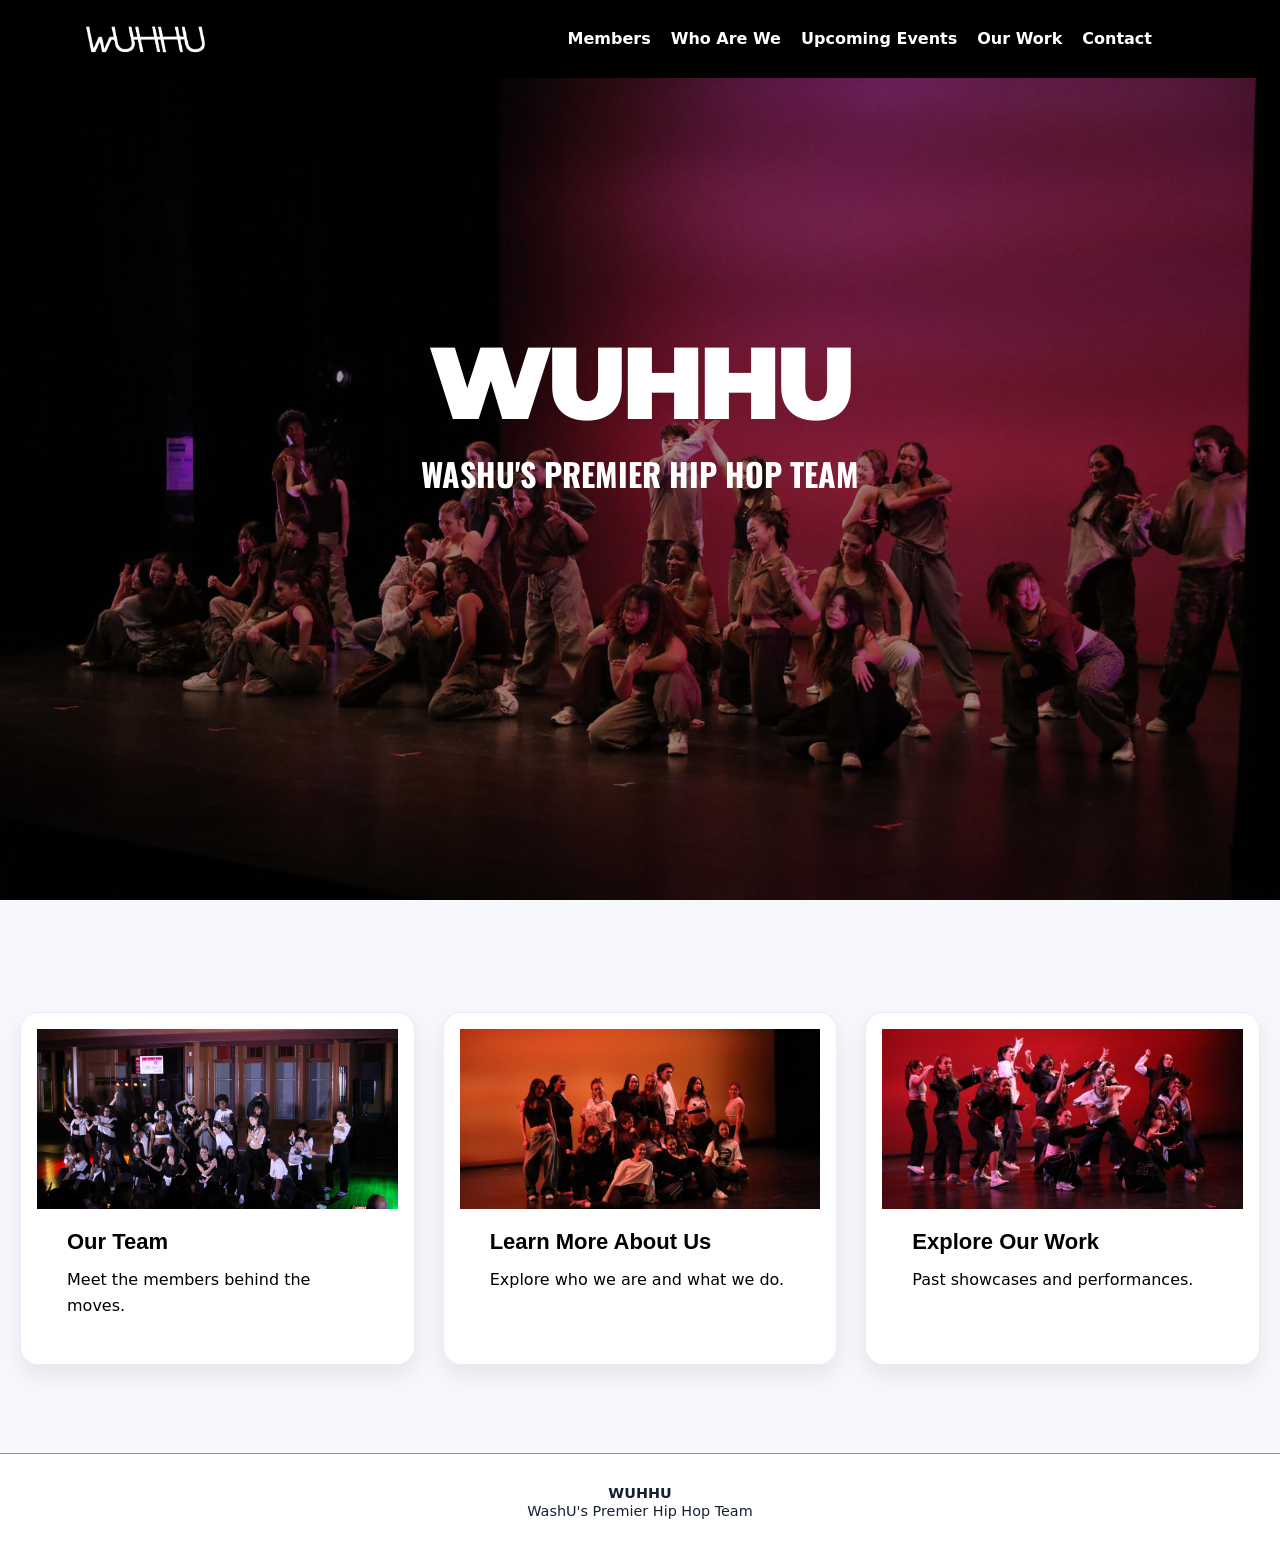
<file: wuhhu-site/index.html>
<!doctype html>
<html lang="en">
<head>
  <meta charset="utf-8">
  <meta name="viewport" content="width=device-width, initial-scale=1">
  <title>Wuhhu | Hip-Hop Team</title>
  <link rel="stylesheet" href="style.css">
  <style>
    .cards {
      display: grid;
      grid-template-columns: repeat(3, 1fr);
      gap: 28px;
      align-items: stretch;
    }

    .card-link {
      display: block;
      min-width: 0;
      text-decoration: none;
      color: inherit;
    }

    .card {
      background: white;
      border-radius: 18px;
      overflow: hidden;
      box-shadow: 0 10px 25px rgba(0,0,0,0.08);
      border: 1px solid rgba(90, 63, 192, 0.10);
      height: 100%;
      display: flex;
      flex-direction: column;
      transition: transform 0.3s ease, box-shadow 0.3s ease, border-color 0.3s ease;
    }

    .card:hover {
      transform: translateY(-8px);
      box-shadow: 0 18px 40px rgba(0,0,0,0.12);
      border-color: rgba(90, 63, 192, 0.25);
    }

    .card-img {
      display: block;
      width: 100%;
      height: 180px;
      object-fit: cover;
    }

    .card h3 {
      color: #000;
      font-family: "Roboto", sans-serif;
      font-size: 22px;
      margin: 20px 30px 12px;
    }

    .card p {
      color: #000;
      line-height: 1.6;
      margin: 0 30px 30px;
    }

    .cards-section {
      width: min(100% - 2.5rem, 1280px);
      margin: 0 auto;
      padding: clamp(3rem, 8vh, 5rem) 0;
    }

    @media (max-width: 750px) {
      .cards {
        grid-template-columns: 1fr;
      }
    }
  .card-link {
  opacity: 0;
  transform: translateY(24px);
  transition: opacity 0.8s ease, transform 0.8s ease; /* was 0.6s */
}

.card-link.is-visible {
  opacity: 1;
  transform: translateY(0);
}
  </style>
</head>
<body>
  <header class="site-header">
    <a class="brand" href="index.html">
      <img src="headers.png" alt="WUHHU home">
    </a>
    <nav aria-label="Main navigation">
      <a href="members.html">Members</a>
      <a href="whoarewe.html">Who Are We</a>
         <a href="upcomingevents.html">Upcoming Events</a>
      <a href="ourwork.html">Our Work</a>
      <a href="contact.html">Contact</a>
    </nav>
  </header>

  <main class="team-hero">
    <img class="team-photo" src="team.png" alt="The WUHHU hip-hop team">
    <div class="team-title">
      <h1>WUHHU</h1>
      <p>WashU's Premier Hip Hop Team</p>
    </div>
  </main>

  <section class="section cards-section">
    <div class="cards">

      <a href="members.html" class="card-link">
        <div class="card">
          <img class="card-img" src="black.JPG" alt="WUHHU team members">
          <h3>Our Team</h3>
          <p>Meet the members behind the moves.</p>
        </div>
      </a>

      <a href="whoarewe.html" class="card-link">
        <div class="card">
          <img class="card-img" src="lady.png" alt="WUHHU dancers performing">
          <h3>Learn More About Us</h3>
          <p>Explore who we are and what we do.</p>
        </div>
      </a>

      <a href="ourwork.html" class="card-link">
        <div class="card">
          <img class="card-img" src="rah.png" alt="WUHHU showcase performance">
          <h3>Explore Our Work</h3>
          <p>Past showcases and performances.</p>
        </div>
      </a>

    </div>
  </section>

  <footer class="site-footer">
    <div class="footer-wrap">
      <strong>WUHHU</strong>
      <span>WashU's Premier Hip Hop Team</span>
    </div>
  </footer>
  <script>
  document.addEventListener("DOMContentLoaded", () => {
    const cards = document.querySelectorAll(".card-link");

    const observer = new IntersectionObserver((entries) => {
      entries.forEach((entry) => {
        if (entry.isIntersecting) {
          const index = Array.from(cards).indexOf(entry.target);
          setTimeout(() => {
            entry.target.classList.add("is-visible");
          }, index * 150); // stagger delay per card
          observer.unobserve(entry.target);
        }
      });
    }, { threshold: 0.15 });

    cards.forEach((card) => observer.observe(card));
  });
</script>
</body>
</html>
</file>
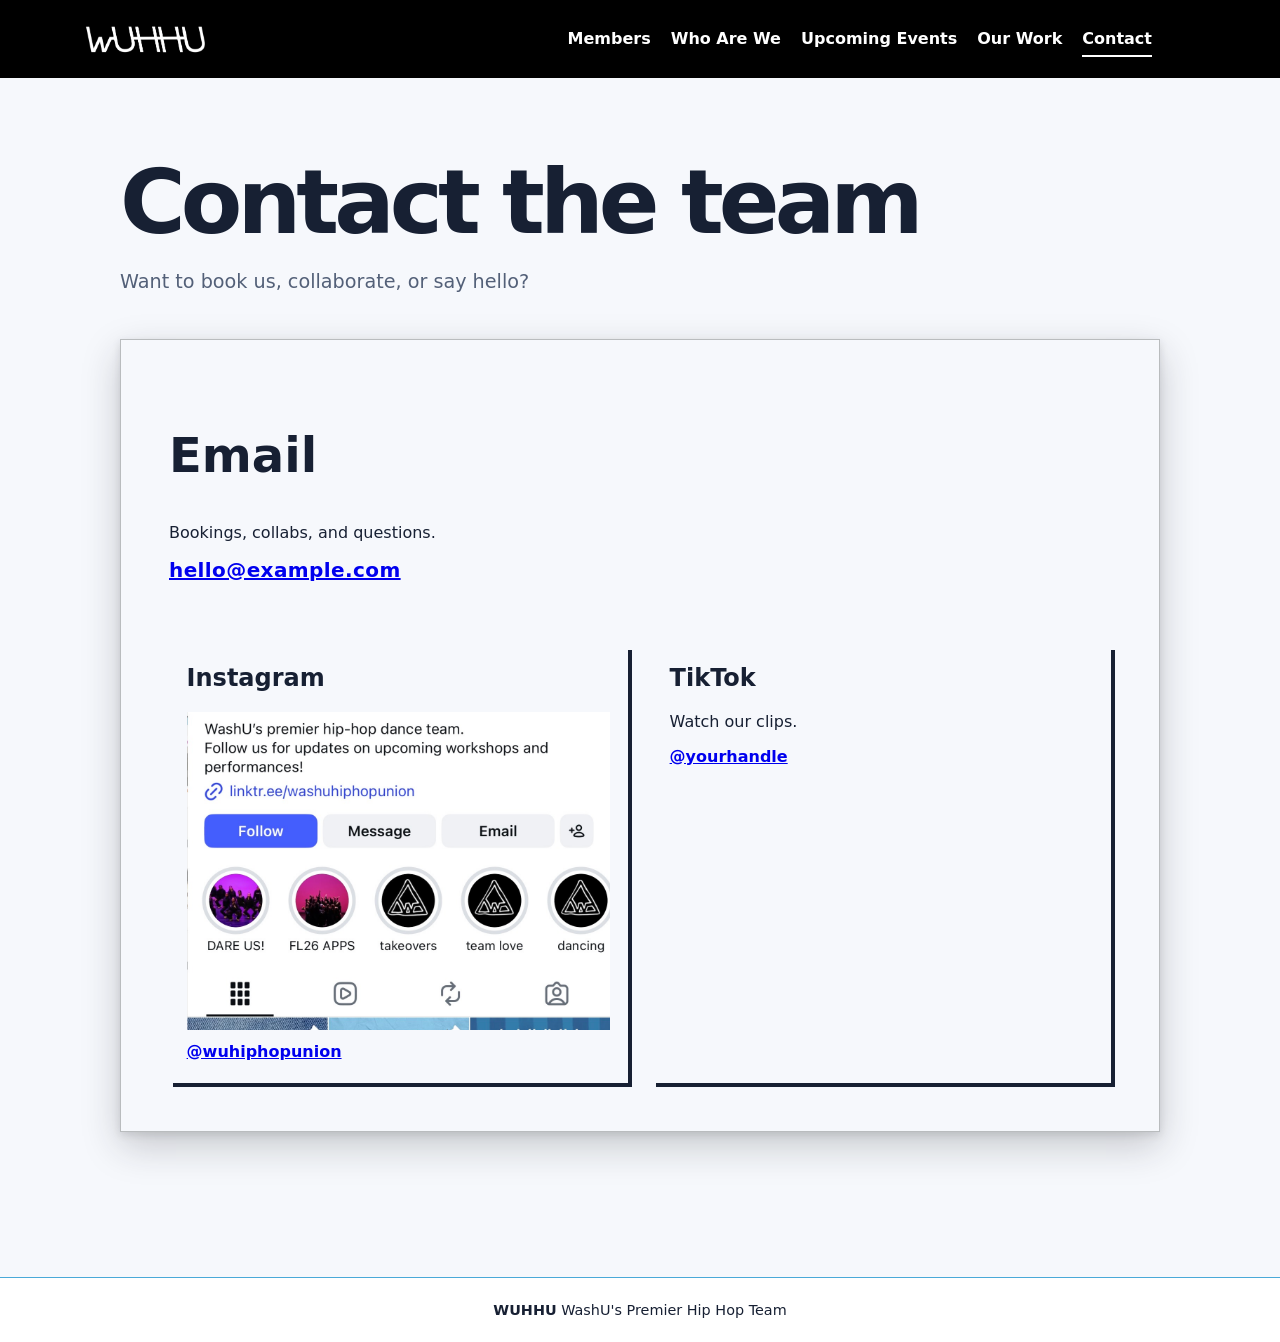
<file: wuhhu-site/contact.html>
<!doctype html>
<html lang="en">
<head>
  <meta charset="utf-8">
  <meta name="viewport" content="width=device-width, initial-scale=1">
  <title>Contact | Wuhhu</title>
  <link rel="stylesheet" href="style.css">
  <style>
    /* ---------- One-box contact layout ---------- */
.contact-box {
  background: var(--chalk);
  border: 1px solid #b9bcbe;
  box-shadow: 0 14px 36px rgba(30, 34, 39, 0.22), 0 3px 8px rgba(30, 34, 39, 0.12);
  padding: clamp(1.5rem, 5vw, 3rem);
  margin: 2.5rem 0 3rem;
}

.contact-email h2 { font-size: clamp(2rem, 5vw, 3rem); }

.contact-email a {
  display: inline-block;
  font-family: var(--display);
  font-size: clamp(1.5rem, 4.5vw, 2.5rem);
  font-weight: 400;
  letter-spacing: 0.02em;
  word-break: break-word;
}
.contact-social h2 { margin-top: 0; }

.contact-email p,
.contact-social p { margin-top: 0; }

.contact-email a { font-size: 1.25rem; font-weight: 700; }

.contact-socials {
  display: grid;
  grid-template-columns: repeat(auto-fit, minmax(240px, 1fr));
  gap: 1.5rem;
  margin-top: 2rem;
  padding-top: 2rem;
  border-top: var(--edge);
}

.contact-social {
  background: var(--concrete);
  border: var(--edge);
  box-shadow: 4px 4px 0 var(--ink);
  padding: 1.1rem 1.1rem 1.4rem;
}

.contact-social a { font-weight: 700; }

.photo-link { display: block; margin: 0.75rem 0; }

.photo-link img {
  display: block;
  width: 100%;
  aspect-ratio: 4 / 3;
  object-fit: cover;
  border: var(--edge);
  transition: transform 0.12s ease;
}

.photo-link:hover img { transform: translate(2px, 2px); }

@media (prefers-reduced-motion: reduce) {
  .photo-link img { transition: none; }
}
  </style>
</head>
<body>
  <header class="site-header">
    <a class="brand" href="index.html">
      <img src="headers.png" alt="WUHHU home">
    </a>
    <nav aria-label="Main navigation">
      <a href="members.html">Members</a>
      <a href="whoarewe.html">Who Are We</a>
      <a href="upcomingevents.html">Upcoming Events</a>
      <a href="ourwork.html">Our Work</a>
      <a href="contact.html" aria-current="page">Contact</a>
    </nav>
  </header>

  <main>
    <h1>Contact the team</h1>
    <p class="intro">Want to book us, collaborate, or say hello?</p>

<section class="contact-box" aria-label="Ways to reach us">
  <div class="contact-email">
    <h2>Email</h2>
    <p>Bookings, collabs, and questions.</p>
    <a href="mailto:hello@example.com">hello@example.com</a>
  </div>

  <div class="contact-socials">
    <div class="contact-social">
      <h2>Instagram</h2>
      <a class="photo-link" href="https://www.instagram.com/wuhiphopunion/" target="_blank" rel="noopener">
        <img src="insta.jpg" alt="WUHHU on Instagram, @wuhiphopunion">
      </a>
      <a href="https://www.instagram.com/wuhiphopunion/" target="_blank" rel="noopener">@wuhiphopunion</a>
    </div>

    <div class="contact-social">
      <h2>TikTok</h2>
      <p>Watch our clips.</p>
      <a href="https://www.tiktok.com/@yourhandle" target="_blank" rel="noopener">@yourhandle</a>
    </div>
  </div>
</section>
  </main>

  <footer class="site-footer">
    <strong>WUHHU</strong>
    <span>WashU's Premier Hip Hop Team</span>
  </footer>
</body>
</html>
</file>
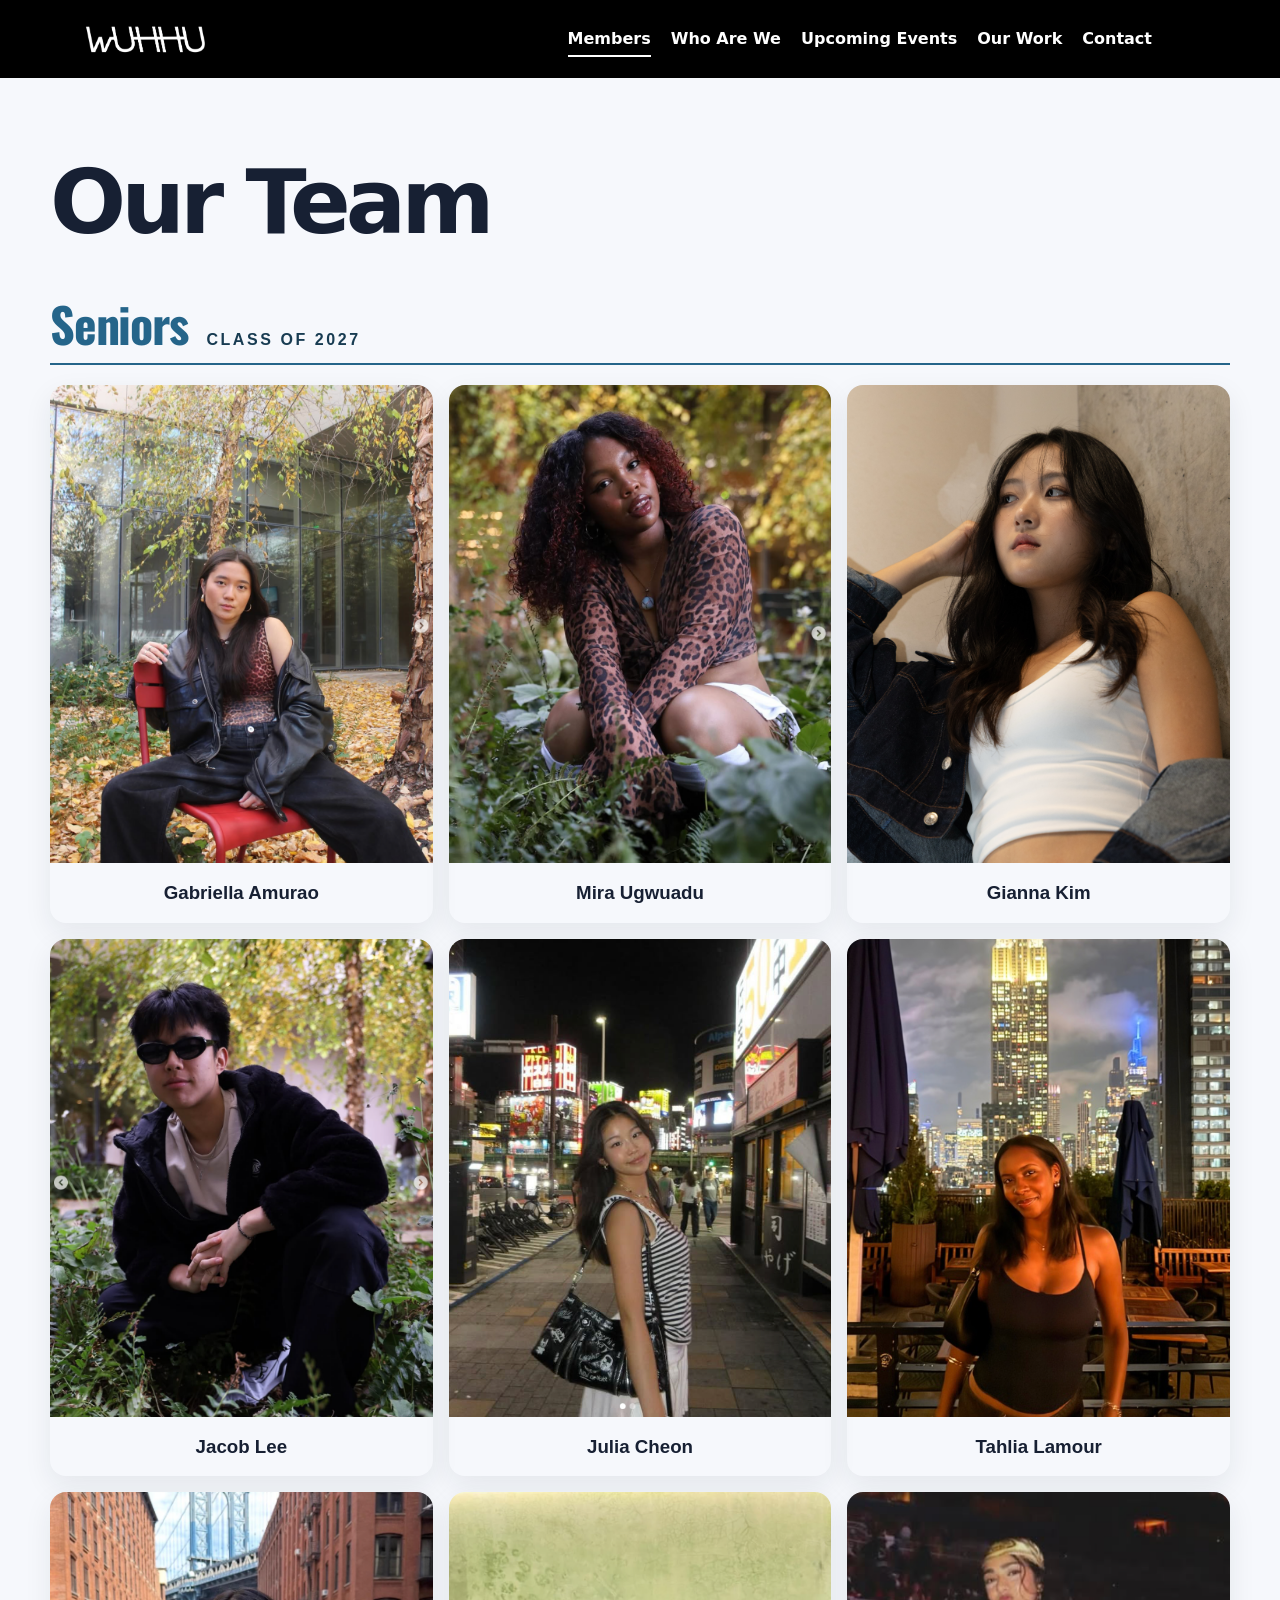
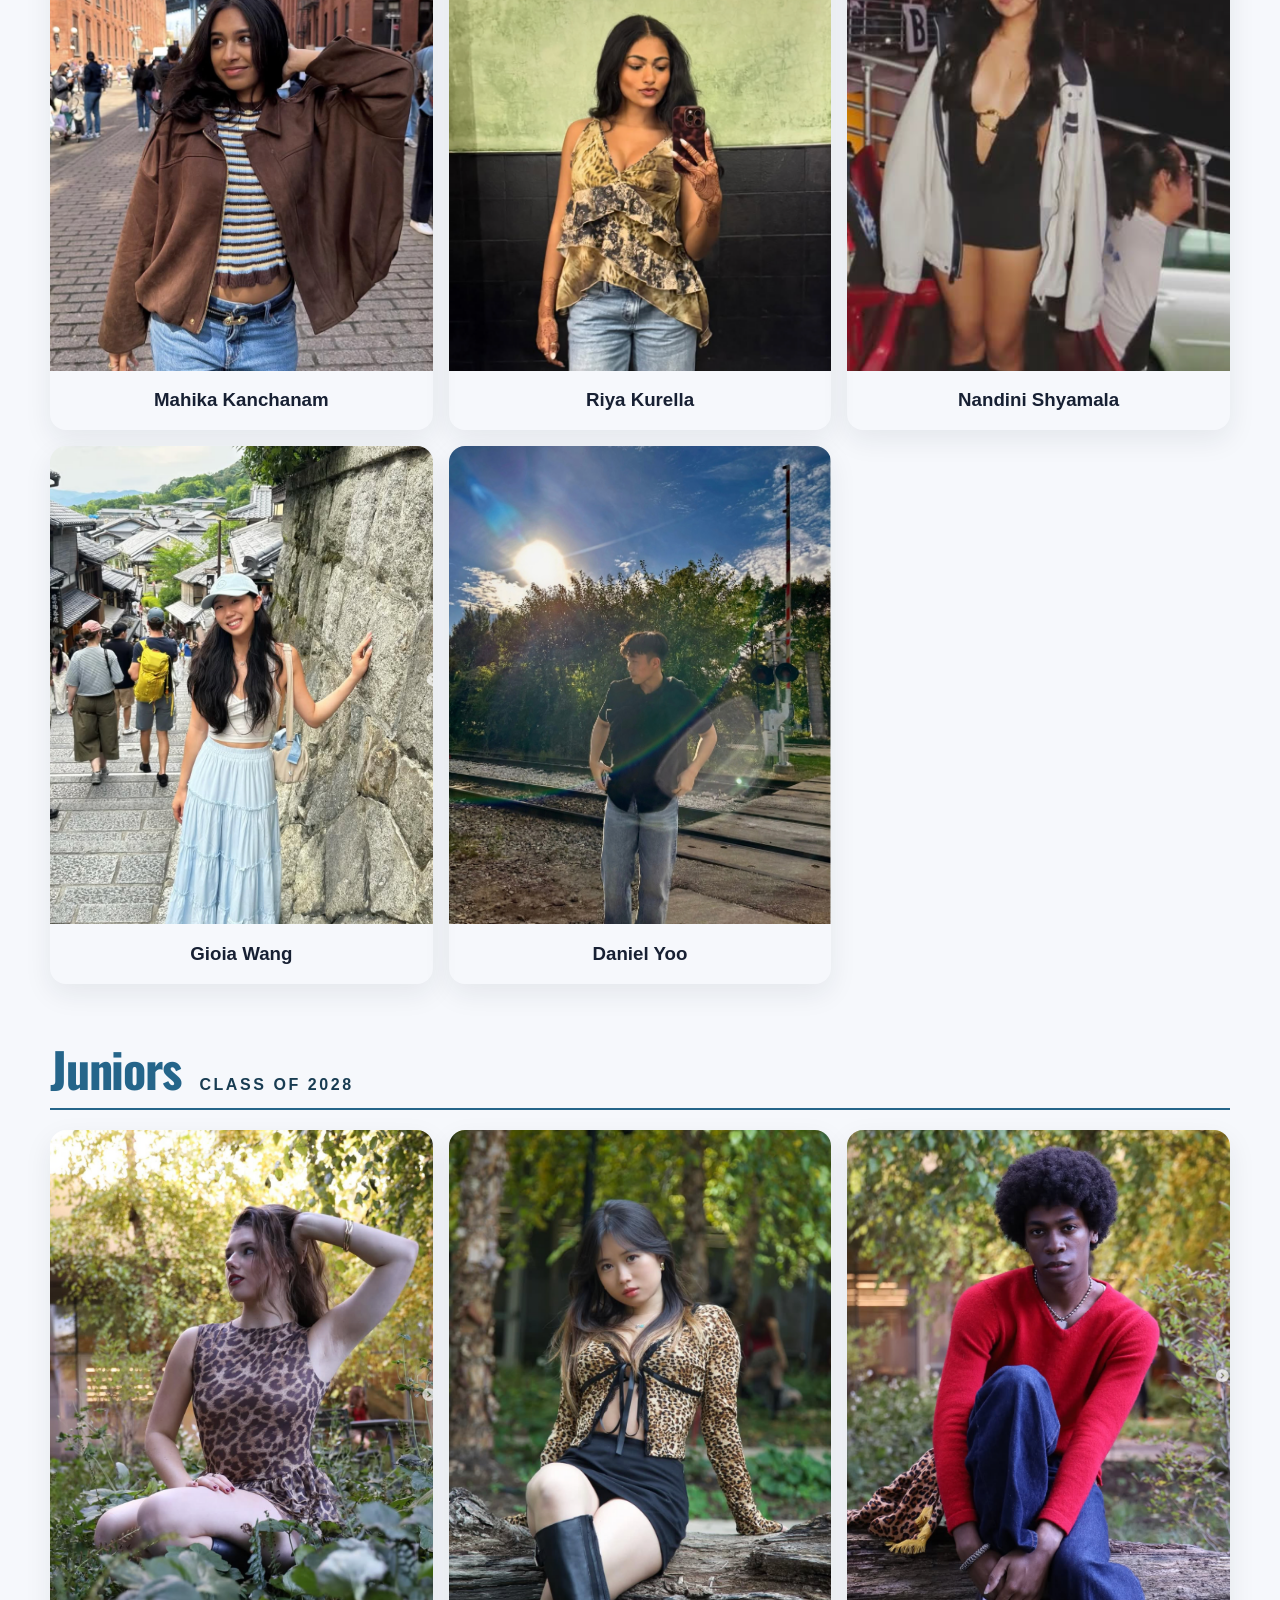
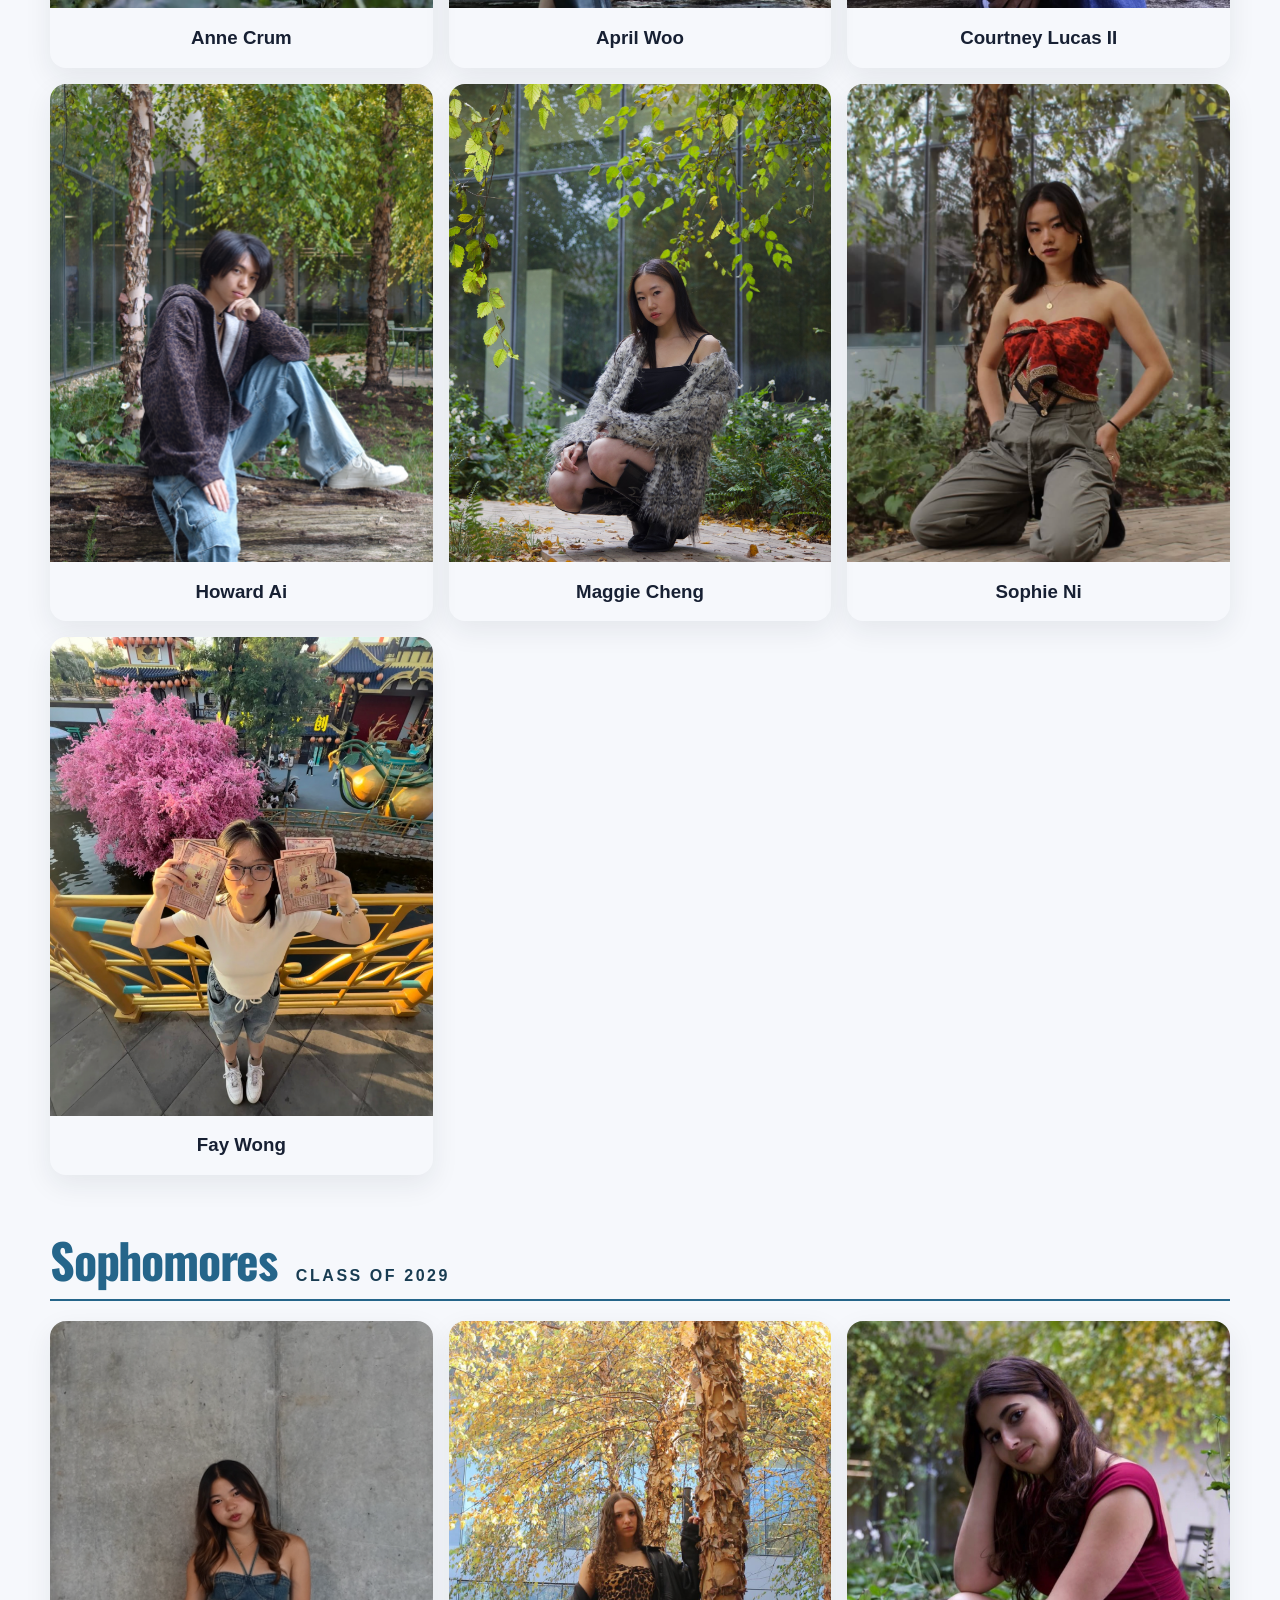
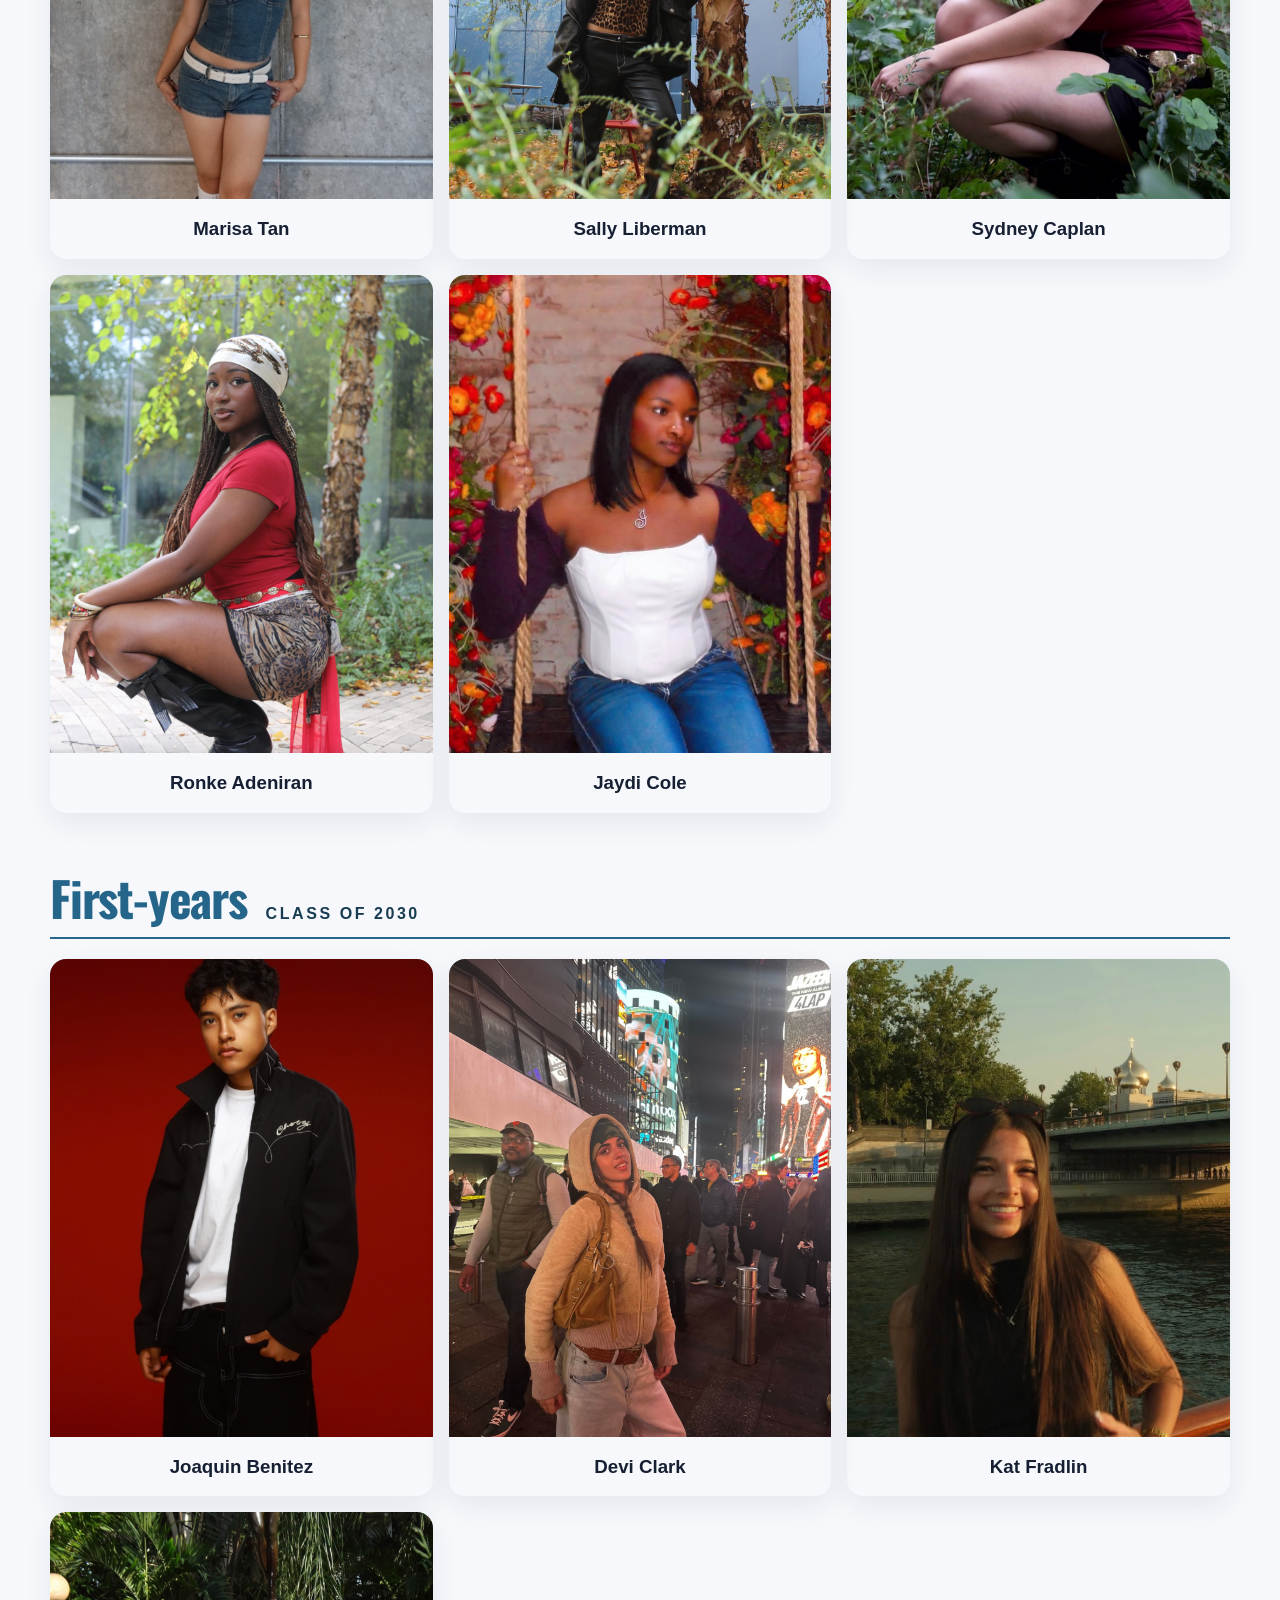
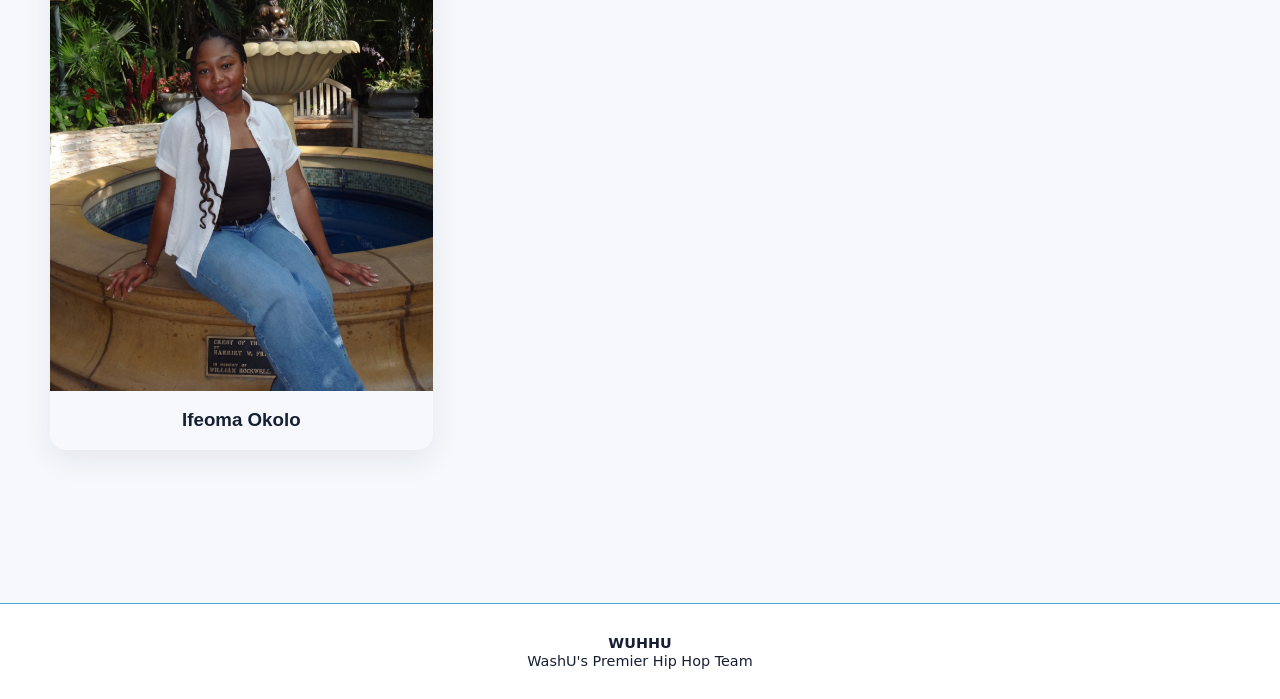
<file: wuhhu-site/members.html>
<!doctype html>
<html lang="en">
<head>
  <meta charset="utf-8">
  <meta name="viewport" content="width=device-width, initial-scale=1">
  <title>Members | Wuhhu</title>
  <link rel="stylesheet" href="style.css">
</head>
<body>
  <header class="site-header">
     <a class="brand" href="index.html">
  <img src="headers.png" alt="WUHHU home">
</a>
    <nav aria-label="Main navigation">
      <a href="members.html" aria-current="page">Members</a>
      <a href="whoarewe.html">Who Are We</a>
         <a href="upcomingevents.html">Upcoming Events</a>
      <a href="ourwork.html">Our Work</a>
      <a href="contact.html">Contact</a>
    </nav>
  </header>
  <main class="members-page">
    <h1>Our Team</h1>

    <section class="class-section" aria-labelledby="seniors-heading">
          <h2 id="seniors-heading">Seniors <span>Class of 2027</span></h2>
        <div class="member-grid">
        <article class="member-card"><img class="member-photo" src="gab.png" alt="Gabriella Amurao"><h3>Gabriella Amurao</h3></article>
        <article class="member-card"><img class="member-photo" src="mira.png" alt="Mira Ugwuadu"><h3>Mira Ugwuadu</h3></article>
        <article class="member-card"><img class="member-photo" src="gianna.JPEG" alt="Gianna Kim"><h3>Gianna Kim</h3></article>
        <article class="member-card"><img class="member-photo" src="jacob.png" alt="Jacob Lee"><h3>Jacob Lee</h3></article>
        <article class="member-card"><img class="member-photo" src="julia.png" alt="Julia Cheon"><h3>Julia Cheon</h3></article>
        <article class="member-card"><img class="member-photo" src="tahlia.png" alt="Tahlia Lamour"><h3>Tahlia Lamour</h3></article>
        <article class="member-card"><img class="member-photo" src="mahika.png" alt="Photo placeholder for Mahika Kanchanam"><h3>Mahika Kanchanam</h3></article>
        <article class="member-card"><img class="member-photo" src="riya.png" alt="Riya Kurella"><h3>Riya Kurella</h3></article>
        <article class="member-card"><img class="member-photo" src="nandini.png" alt="Photo placeholder for Nandini Shyamala"><h3>Nandini Shyamala</h3></article>
        <article class="member-card"><img class="member-photo" src="gioia.png" alt="Photo placeholder for Gioia Wang"><h3>Gioia Wang</h3></article>
        <article class="member-card"><img class="member-photo" src="dan.png" alt="Daniel Yoo"><h3>Daniel Yoo</h3></article>
      </div>
    </section>

    <section class="class-section" aria-labelledby="juniors-heading">
        <h2 id="juniors-heading">Juniors <span>Class of 2028</span></h2>
      <div class="member-grid">
        <article class="member-card"><img class="member-photo" src="anne.png" alt="Photo placeholder for Anne Crum"><h3>Anne Crum</h3></article>
        <article class="member-card"><img class="member-photo" src="april.png" alt="Photo placeholder for April Woo"><h3>April Woo</h3></article>
        <article class="member-card"><img class="member-photo" src="courtney.png" alt="Photo placeholder for Courtney Lucas II"><h3>Courtney Lucas II</h3></article>
        <article class="member-card"><img class="member-photo" src="howard.jpeg" alt="Photo placeholder for Howard Ai"><h3>Howard Ai</h3></article>
        <article class="member-card"><img class="member-photo" src="maggie.JPG" alt="Photo placeholder for Maggie Cheng"><h3>Maggie Cheng</h3></article>
        <article class="member-card"><img class="member-photo" src="sophie.png" alt="Photo placeholder for Sophie Ni"><h3>Sophie Ni</h3></article>
        <article class="member-card"><img class="member-photo" src="fay.png" alt="Photo placeholder for Fay Wong"><h3>Fay Wong</h3></article>
      </div>
    </section>

    <section class="class-section" aria-labelledby="sophomores-heading">
      <h2 id="sophomores-heading">Sophomores <span>Class of 2029</span></h2>
      <div class="member-grid">
        <article class="member-card"><img class="member-photo" src="marisa.png" alt="Photo placeholder for Marisa Tan"><h3>Marisa Tan</h3></article>
        <article class="member-card"><img class="member-photo" src="sally.png" alt="Photo placeholder for Sally Liberman"><h3>Sally Liberman</h3></article>
        <article class="member-card"><img class="member-photo" src="sydney.jpg" alt="Photo placeholder for Sydney Caplan"><h3>Sydney Caplan</h3></article>
        <article class="member-card"><img class="member-photo" src="ronke.png" alt="Photo placeholder for Ronke Adeniran"><h3>Ronke Adeniran</h3></article>
        <article class="member-card"><img class="member-photo" src="jaydi.jpg" alt="Photo placeholder for Jaydi Cole"><h3>Jaydi Cole</h3></article>
      </div>
    </section>

    <section class="class-section" aria-labelledby="first-years-heading">
        <h2 id="first-years-heading">First-years <span>Class of 2030</span></h2>
      <div class="member-grid">
        <article class="member-card"><img class="member-photo" src="joaquin.png" alt="Photo placeholder for Joaquin Benitez"><h3>Joaquin Benitez</h3></article>
        <article class="member-card"><img class="member-photo" src="devi.png" alt="Photo placeholder for Devi Clark"><h3>Devi Clark</h3></article>
        <article class="member-card"><img class="member-photo" src="kat.jpg" alt="Photo placeholder for Kat Fradlin"><h3>Kat Fradlin</h3></article>
        <article class="member-card"><img class="member-photo" src="ifi.png" alt="Photo placeholder for Ifeoma Okolo"><h3>Ifeoma Okolo</h3></article>
      </div>
    </section>
  </main>
<footer class="site-footer">
  <div class="footer-wrap">
    <strong>WUHHU</strong>
    <span>WashU's Premier Hip Hop Team</span>
  </div>
</footer>
</body>
</html>
</file>
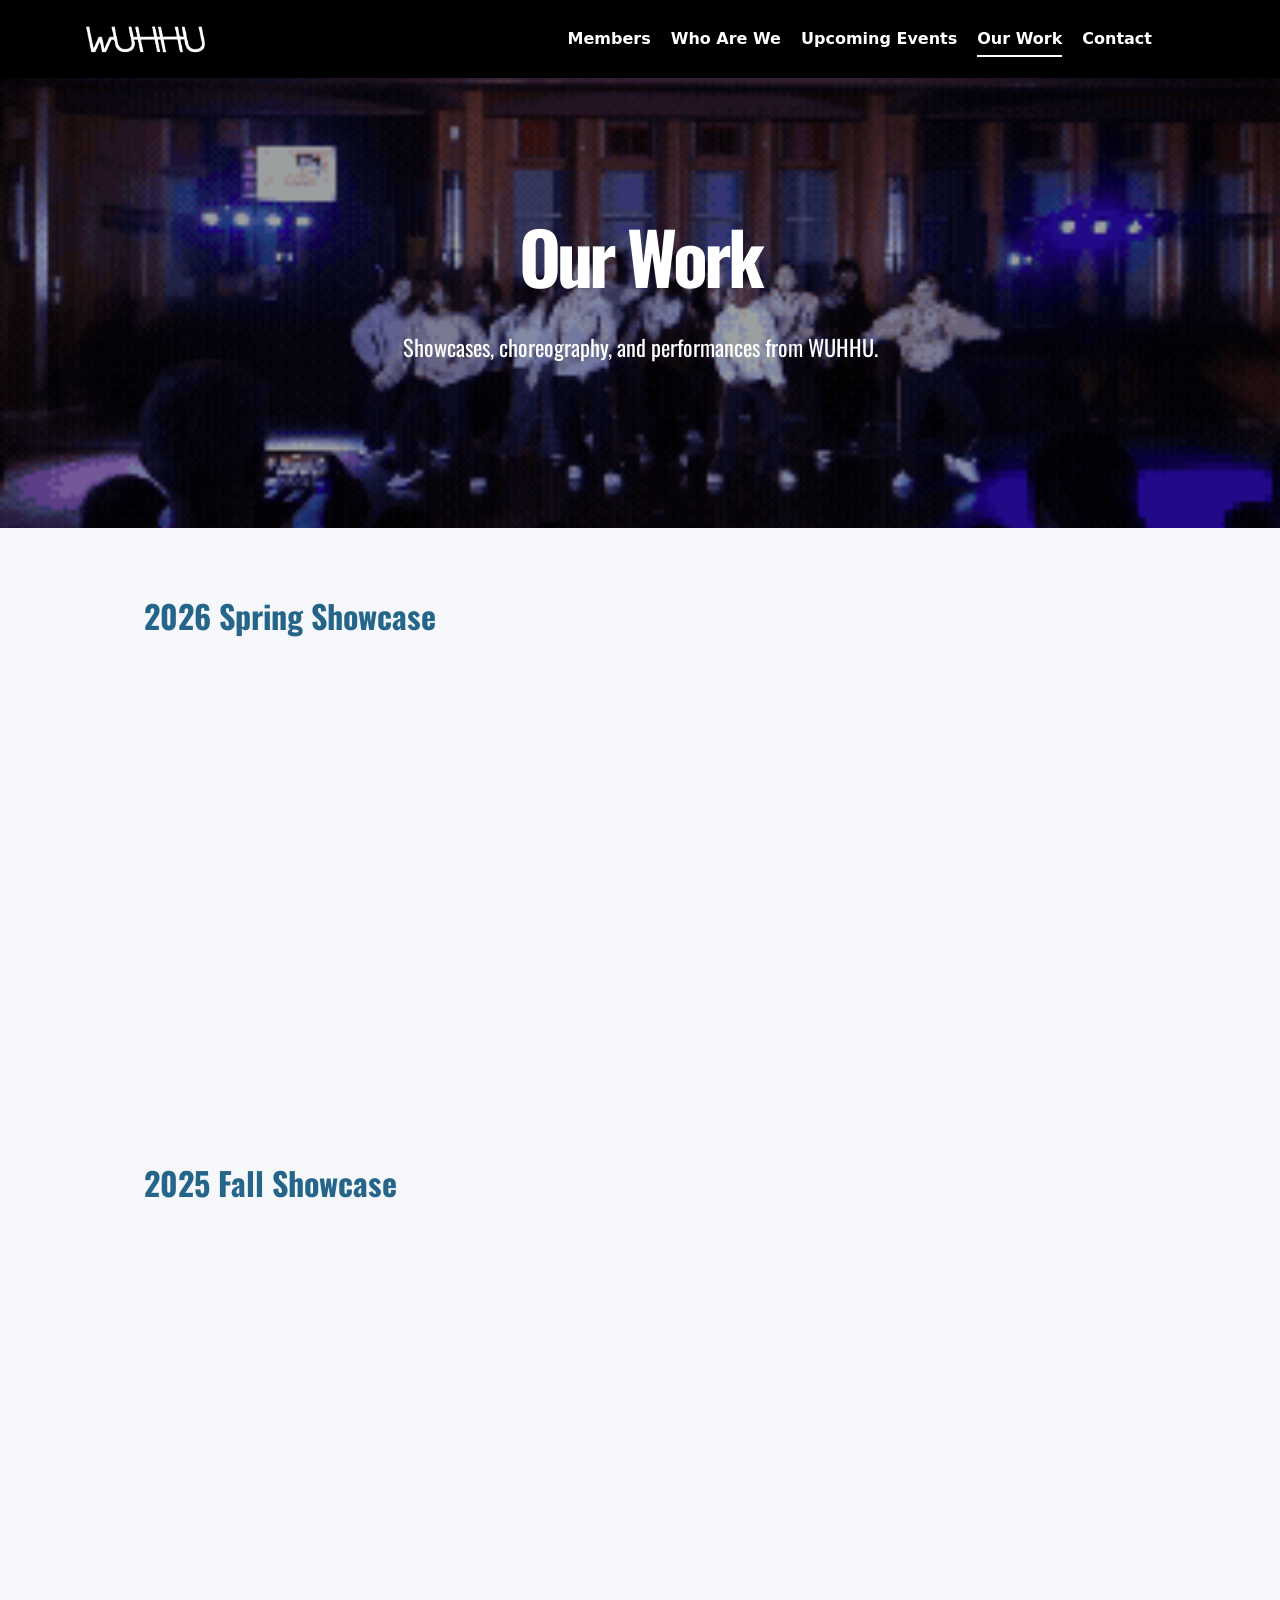
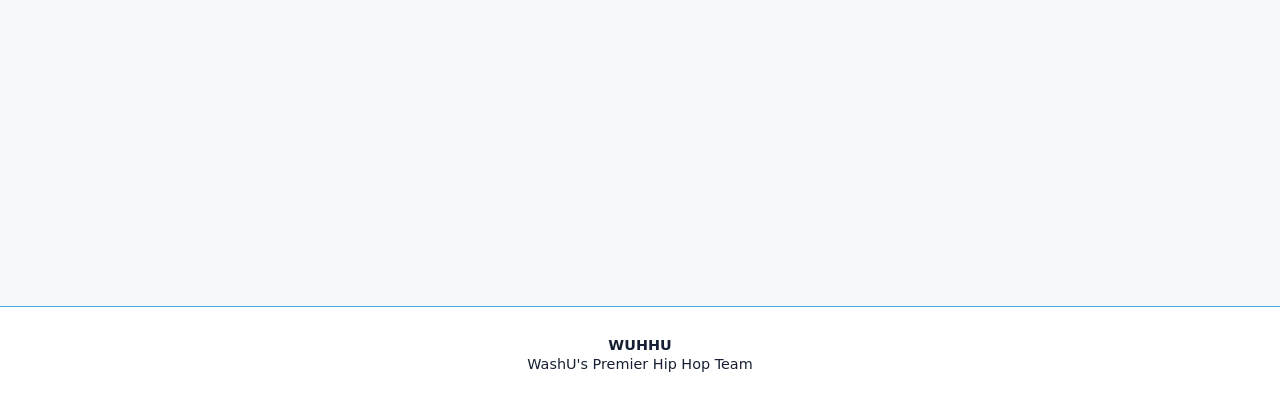
<file: wuhhu-site/ourwork.html>
<!doctype html>
<html lang="en">
<head>
  <meta charset="utf-8">
  <meta name="viewport" content="width=device-width, initial-scale=1">
  <title>Our Work | Wuhhu</title>
  <link rel="stylesheet" href="style.css">
  <style>
.video-hero {
  position: relative;
  width: 100vw;
  margin-left: calc(-50vw + 50%);
  margin-right: calc(-50vw + 50%);
  height: 50vh;   /* was 80vh — adjust to whatever feels right */
  overflow: hidden;
}

.video-hero-bg {
  position: absolute;
  inset: 0;
  width: 100%;
  height: 100%;   /* keep at 100% — always fill whatever height .video-hero is */
  object-fit: cover;
  object-position: center 60%;
}
.video-hero-overlay {
  position: absolute;
  inset: 0;
  background: rgba(0, 0, 0, 0.35);
}

.video-hero-content {
  position: relative;
  z-index: 2;
  height: 100%;
  display: flex;
  flex-direction: column;
  justify-content: center;
  align-items: center;
  color: white;
  text-align: center;
  padding: 0 2rem;
}

.video-hero-content h1 {
  font-family: "Oswald", sans-serif;
  font-size: clamp(2.5rem, 6vw, 4.5rem);
  font-weight: 900;
  margin: 0 0 1rem;
}

.video-hero-content p {
  font-family: "Oswald", sans-serif;
  font-size: clamp(1rem, 2vw, 1.4rem);
  max-width: 40ch;
}
  .showcase-section {
  margin: 4rem auto;
  padding: 0 1rem;
  max-width: 1800px;
  width: 80%;
}

.showcase-section:first-of-type {
  margin-top: 2rem; /* a bit more breathing room right after the hero */
}

.showcase-section:last-of-type {
  margin-bottom: 6rem; /* more room before the footer */
}
  </style>
</head>
<body>
  <header class="site-header">
     <a class="brand" href="index.html">
  <img src="headers.png" alt="WUHHU home">
</a>
    <nav aria-label="Main navigation">
      <a href="members.html">Members</a>
      <a href="whoarewe.html">Who Are We</a>
      <a href="upcomingevents.html">Upcoming Events</a>
      <a href="ourwork.html" aria-current="page">Our Work</a>
      <a href="contact.html">Contact</a>
    </nav>
  </header>
   <section class="video-hero">
  <img src="WUPOO.gif" alt="WUHHU performance highlight" class="video-hero-bg">
  <div class="video-hero-overlay"></div>
  <div class="video-hero-content">
    <h1>Our Work</h1>
    <p>Showcases, choreography, and performances from WUHHU.</p>
  </div>
</section>
 <section class="showcase-section" aria-labelledby="spring-showcase-heading">
      <h2 id="spring-showcase-heading">2026 Spring Showcase</h2>
       <div class="video-grid">
      <iframe class="youtube-frame" src="https://www.youtube-nocookie.com/embed/DFuYzSnSH1E" title="2026 Spring Showcase" allow="accelerometer; autoplay; clipboard-write; encrypted-media; gyroscope; picture-in-picture; web-share" referrerpolicy="strict-origin-when-cross-origin" allowfullscreen></iframe>
      <iframe class="youtube-frame" src="https://www.youtube-nocookie.com/embed/lGH8xFMQ608" title="2026 Spring Showcase video 2" allow="accelerometer; autoplay; clipboard-write; encrypted-media; gyroscope; picture-in-picture; web-share" referrerpolicy="strict-origin-when-cross-origin" allowfullscreen></iframe>
      <iframe class="youtube-frame" src="https://www.youtube-nocookie.com/embed/bH_XuR_Y2Yg" title="2026 Spring Showcase video 3" allow="accelerometer; autoplay; clipboard-write; encrypted-media; gyroscope; picture-in-picture; web-share" referrerpolicy="strict-origin-when-cross-origin" allowfullscreen></iframe>
      <iframe class="youtube-frame" src="https://www.youtube-nocookie.com/embed/UVx3cuq-Kf4" title="2026 Spring Showcase video 4" allow="accelerometer; autoplay; clipboard-write; encrypted-media; gyroscope; picture-in-picture; web-share" referrerpolicy="strict-origin-when-cross-origin" allowfullscreen></iframe>
      <iframe class="youtube-frame" src="https://www.youtube-nocookie.com/embed/I8jVm4zSweE" title="2026 Spring Showcase video 5" allow="accelerometer; autoplay; clipboard-write; encrypted-media; gyroscope; picture-in-picture; web-share" referrerpolicy="strict-origin-when-cross-origin" allowfullscreen></iframe>
       </div>
 </section>
 <section class="showcase-section" aria-labelledby="fall-showcase-heading">
      <h2 id="fall-showcase-heading">2025 Fall Showcase</h2>
      <div class="video-grid">
        <iframe class="youtube-frame" src="https://www.youtube-nocookie.com/embed/dHOPvHPLIXU" title="2025 Fall Showcase video 1" allow="accelerometer; autoplay; clipboard-write; encrypted-media; gyroscope; picture-in-picture; web-share" referrerpolicy="strict-origin-when-cross-origin" allowfullscreen></iframe>
        <iframe class="youtube-frame" src="https://www.youtube-nocookie.com/embed/Zjt_YYuxqDs" title="2025 Fall Showcase video 2" allow="accelerometer; autoplay; clipboard-write; encrypted-media; gyroscope; picture-in-picture; web-share" referrerpolicy="strict-origin-when-cross-origin" allowfullscreen></iframe>
        <iframe class="youtube-frame" src="https://www.youtube-nocookie.com/embed/xeZWL1rnJR0" title="2025 Fall Showcase video 3" allow="accelerometer; autoplay; clipboard-write; encrypted-media; gyroscope; picture-in-picture; web-share" referrerpolicy="strict-origin-when-cross-origin" allowfullscreen></iframe>
        <iframe class="youtube-frame" src="https://www.youtube-nocookie.com/embed/OO25uZObDfE" title="2025 Fall Showcase video 4" allow="accelerometer; autoplay; clipboard-write; encrypted-media; gyroscope; picture-in-picture; web-share" referrerpolicy="strict-origin-when-cross-origin" allowfullscreen></iframe>
        <iframe class="youtube-frame" src="https://www.youtube-nocookie.com/embed/jH9UWuGBaxk" title="2025 Fall Showcase video 5" allow="accelerometer; autoplay; clipboard-write; encrypted-media; gyroscope; picture-in-picture; web-share" referrerpolicy="strict-origin-when-cross-origin" allowfullscreen></iframe>
        <iframe class="youtube-frame" src="https://www.youtube-nocookie.com/embed/tR5nSNTlJoI" title="2025 Fall Showcase video 6" allow="accelerometer; autoplay; clipboard-write; encrypted-media; gyroscope; picture-in-picture; web-share" referrerpolicy="strict-origin-when-cross-origin" allowfullscreen></iframe>
        <iframe class="youtube-frame" src="https://www.youtube-nocookie.com/embed/h8ElXB5CvTQ" title="2025 Fall Showcase video 7" allow="accelerometer; autoplay; clipboard-write; encrypted-media; gyroscope; picture-in-picture; web-share" referrerpolicy="strict-origin-when-cross-origin" allowfullscreen></iframe>
        <iframe class="youtube-frame" src="https://www.youtube-nocookie.com/embed/7qbe3bgFTFc" title="2025 Fall Showcase video 8" allow="accelerometer; autoplay; clipboard-write; encrypted-media; gyroscope; picture-in-picture; web-share" referrerpolicy="strict-origin-when-cross-origin" allowfullscreen></iframe>
        <iframe class="youtube-frame" src="https://www.youtube-nocookie.com/embed/eJeBwVXHDlk" title="2025 Fall Showcase video 9" allow="accelerometer; autoplay; clipboard-write; encrypted-media; gyroscope; picture-in-picture; web-share" referrerpolicy="strict-origin-when-cross-origin" allowfullscreen></iframe>
      </div>
    </section>
<footer class="site-footer">
  <div class="footer-wrap">
    <strong>WUHHU</strong>
    <span>WashU's Premier Hip Hop Team</span>
  </div>
</footer>
</body>
</html>
</file>
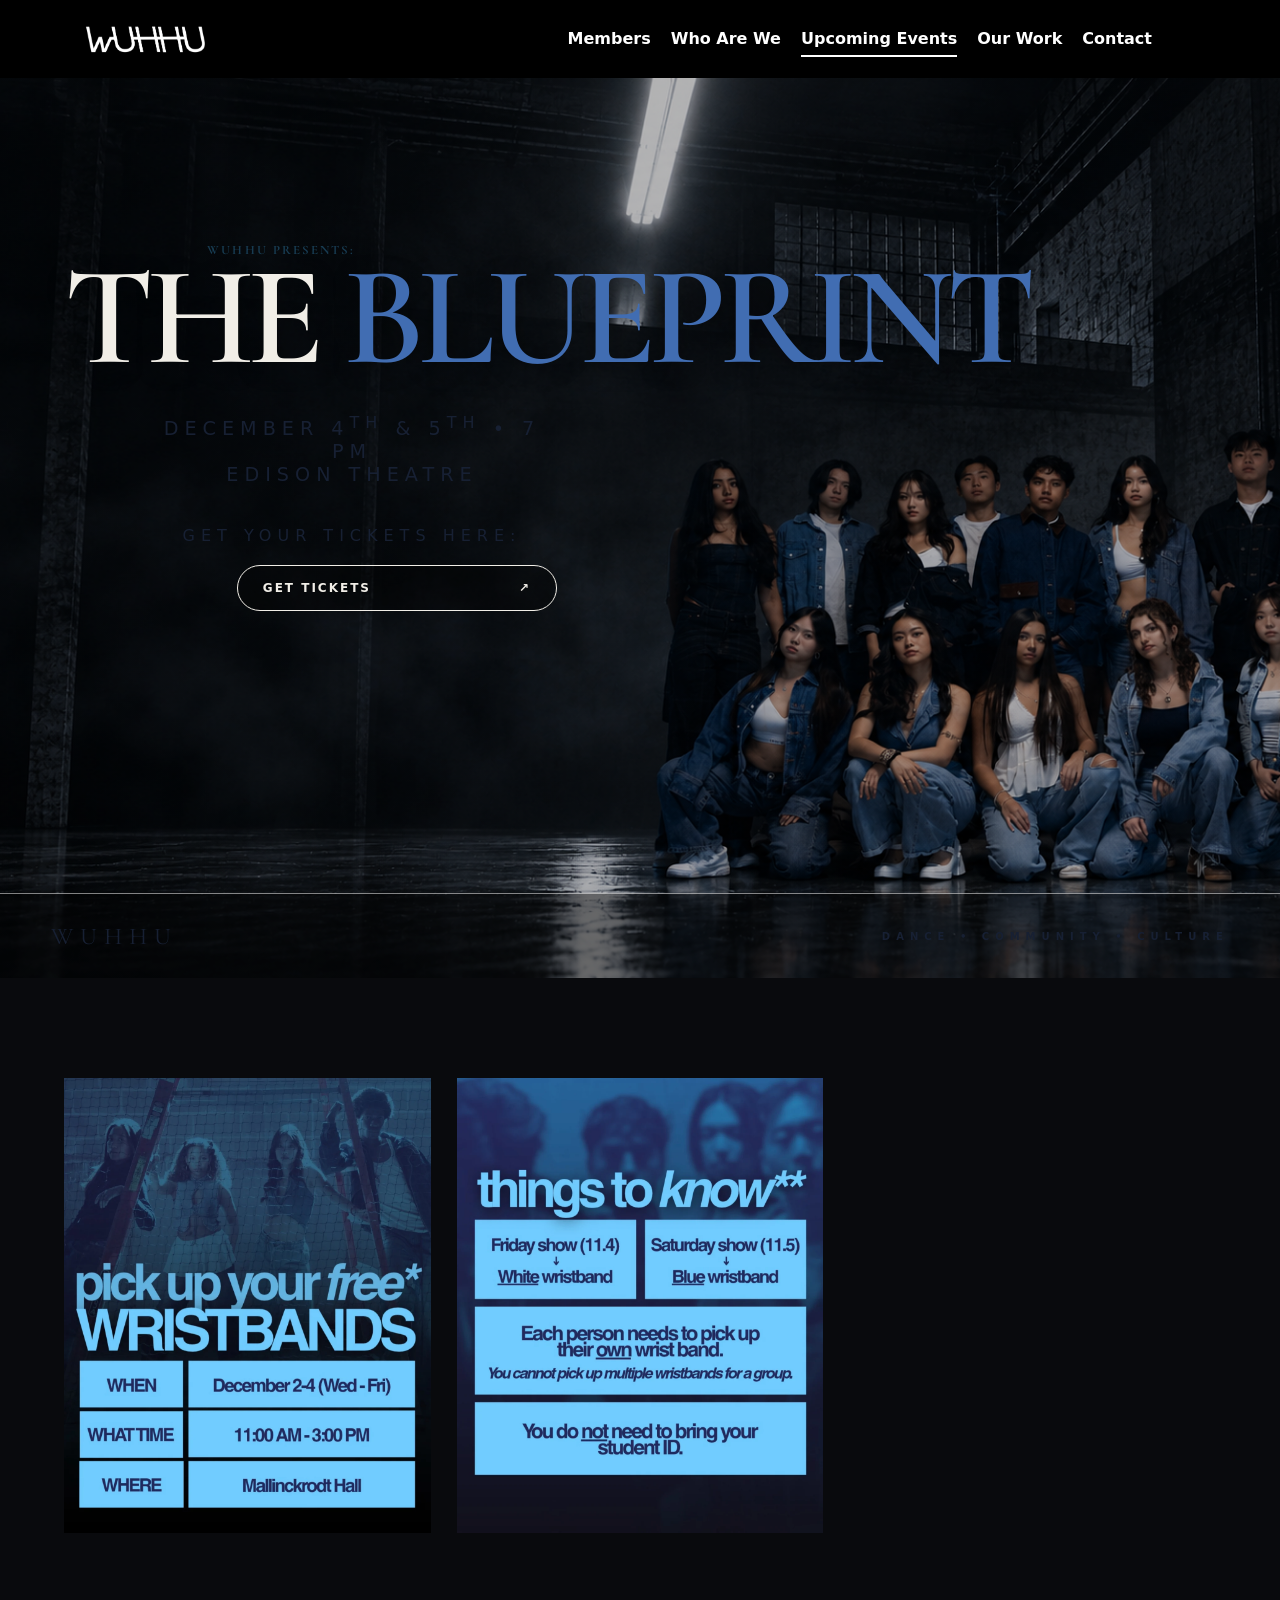
<file: wuhhu-site/upcomingevents.html>
<!doctype html>
<html lang="en">
<head>
  <meta charset="utf-8">
  <meta name="viewport" content="width=device-width, initial-scale=1">
  <title>Members | Wuhhu</title>
  <link rel="stylesheet" href="style.css">
</head>
<body>
  <header class="site-header">
     <a class="brand" href="index.html">
  <img src="headers.png" alt="WUHHU home">
</a>
    <nav aria-label="Main navigation">
      <a href="members.html">Members</a>
      <a href="whoarewe.html">Who Are We</a>
      <a href="upcomingevennts.html" aria-current="page">Upcoming Events</a>
      <a href="ourwork.html">Our Work</a>
      <a href="contact.html">Contact</a>
    </nav>

 <style>
      
* {
  margin: 0;
  padding: 0;
  box-sizing: border-box;
}

:root {
  --blue: #416db2;
  --cream: #f1eee7;
  --black: #090a0d;
}

html {
  scroll-behavior: smooth;
}

body {
  background: var(--black);
  color: var(--cream);
  font-family: 'Montserrat', sans-serif;
}

/* NAVIGATION */

.navbar {
  height: 90px;
  padding: 0 4%;
  display: flex;
  justify-content: space-between;
  align-items: center;
  position: absolute;
  top: 0;
  width: 100%;
  z-index: 10;
  border-bottom: 1px solid rgba(255,255,255,.35);
  background: rgba(5, 6, 9, .55);
}

.logo {
  color: var(--cream);
  font-family: 'Permanent Marker', cursive;
  font-size: 32px;
  text-decoration: none;
  letter-spacing: -2px;
}

.navbar nav {
  display: flex;
  gap: 34px;
}

.navbar nav a {
  color: white;
  text-decoration: none;
  text-transform: uppercase;
  font-size: 12px;
  font-weight: 600;
  letter-spacing: 1.5px;
  padding-bottom: 8px;
  transition: .3s;
}

.navbar nav a:hover,
.navbar nav a.active {
  border-bottom: 2px solid white;
  color: var(--blue);
}

.menu-toggle {
  display: none;
  background: none;
  color: white;
  border: none;
  font-size: 27px;
  cursor: pointer;
}

.hero {
  min-height: 100vh;
  width: 100%;
  position: relative;
  overflow: hidden;

  background-image:
    linear-gradient(rgba(0,0,0,.25), rgba(0,0,0,.25)),
    url("warehouse.png");

  background-size: cover;
  background-position: 5% center;
  background-repeat: no-repeat;
  background-color: #090a0d;
}

/* HERO TEXT */

.hero-content {
  position: relative;
  z-index: 3;
  width: 75%;
  padding: 20px 0 120px 5%;
}

.eyebrow {
  font-family: 'Cormorant Garamond', serif;
  font-size: clamp(30px, 4vw, 54px);
  letter-spacing: 5px;
  margin-left: 16%;
  margin-bottom: 0;
  color: #ffffff;
}

.hero h1 {
  font-family: 'Cormorant Garamond', serif;
  font-weight: 600;
  font-size: clamp(65px, 11vw, 175px);
  line-height: .85;
  letter-spacing: -7px;
  white-space: nowrap;
  color: var(--cream);
  text-shadow: 0 5px 25px rgba(0,0,0,.3);
}

.hero h1 span {
  color: var(--blue);
}

 .event-info,
  .ticket-label,
  .separator,
  .ticket-button {
    --shift: 7vw; /* bigger = further right */
  }

  .event-info {
    width: 31vw;
    margin: 35px 0 0 var(--shift);
    text-align: center;
    letter-spacing: 6px;
    font-size: clamp(12px, 1.5vw, 20px);
  }

  .separator {
    width: 125px;
    margin: 40px 0 30px calc(var(--shift) + (31vw - 125px) / 2);
  }

  .ticket-label {
    width: 31vw;
    margin: 0 0 20px var(--shift);
    text-align: center;
    letter-spacing: 6px;
  }
  .ticket-button {
  display: flex;
  justify-content: space-between;
  align-items: center;
  width: fit-content;
  min-width: 320px;
   margin: 0 0 0 calc(var(--shift) + (31vw - 18vw) / 2);
  padding: 15px 25px;
  border: 1px solid var(--cream);
  border-radius: 40px;
  color: var(--cream);
  text-decoration: none;
  font-size: 12px;
  font-weight: 700;
  letter-spacing: 2px;
  background: rgba(0,0,0,.35);
  transition: .3s;
}
/* DANCER */

.dancer-container {
  position: absolute;
  right: 2%;
  bottom: 85px;
  width: 43%;
  height: 82%;
  z-index: 2;
  display: flex;
  align-items: center;
  justify-content: center;
  pointer-events: none;
}

.dancer-container img {
  width: 100%;
  height: 100%;
  object-fit: contain;
  object-position: bottom center;
  filter: grayscale(100%) contrast(1.15);
  mix-blend-mode: screen;
}

/* BLUE GRAPHIC ACCENTS */

.blue-mark {
  position: absolute;
  color: var(--blue);
  font-family: 'Permanent Marker', cursive;
  opacity: .8;
  z-index: 1;
  pointer-events: none;
}

.mark-one {
  top: 12%;
  left: 3%;
  font-size: 150px;
  transform: rotate(-30deg);
}

.mark-two {
  bottom: 5%;
  left: 2%;
  font-size: 180px;
  transform: rotate(-15deg);
}

/* FOOTER */

.hero-bottom {
  position: absolute;
  bottom: 0;
  left: 0;
  width: 100%;
  min-height: 85px;
  padding: 10px 4%;
  border-top: 1px solid rgba(255,255,255,.5);
  background: rgba(0,0,0,.4);
  display: flex;
  justify-content: space-between;
  align-items: center;
  z-index: 5;
}

.bottom-logo {
  font-family: 'Cormorant Garamond', serif;
  font-size: 24px;
  letter-spacing: 7px;
}

.tagline {
  font-size: 10px;
  font-weight: 600;
  letter-spacing: 6px;
}

/* RESPONSIVE DESIGN */

@media (max-width: 900px) {

  .navbar nav {
    gap: 15px;
  }

  .navbar nav a {
    font-size: 10px;
  }

  .hero-content {
    width: 100%;
    padding-top: 150px;
  }

  .hero h1 {
    font-size: 12vw;
    letter-spacing: -3px;
  }

  .dancer-container {
    opacity: .4;
    width: 65%;
  }
}

@media (max-width: 600px) {

  .navbar {
    height: 75px;
  }

  .menu-toggle {
    display: block;
  }

  .navbar nav {
    display: none;
    position: absolute;
    top: 75px;
    left: 0;
    width: 100%;
    padding: 25px;
    flex-direction: column;
    background: #090a0d;
  }

  .navbar nav.show {
    display: flex;
  }

  .hero {
    min-height: 100svh;
  }

  .hero-content {
    padding: 150px 20px 130px;
    width: 100%;
  }

  .eyebrow {
    margin-left: 5%;
    font-size: 30px;
  }

  .hero h1 {
    white-space: normal;
    font-size: 17vw;
    line-height: .9;
  }

  .event-info {
    width: 100%;
    font-size: 12px;
    letter-spacing: 3px;
  }

  .ticket-label {
    width: 100%;
    font-size: 10px;
    letter-spacing: 3px;
  }

  .ticket-button {
    min-width: 0;
    width: 85%;
    font-size: 10px;
  }

  .dancer-container {
    width: 90%;
    height: 55%;
    right: -20%;
    opacity: .3;
  }

  .hero-bottom {
    padding: 15px;
    min-height: 70px;
  }

  .bottom-logo {
    font-size: 17px;
  }

  .tagline {
    font-size: 7px;
    letter-spacing: 2px;
  }

  .mark-one {
    font-size: 90px;
  }
}
/* IMAGES BELOW HERO */
.gallery {
  display: flex;
  flex-wrap: nowrap;
  gap: 2vw;
  padding: 100px 5%;
  background: var(--black);
}

.gallery img {
  flex: 1 1 0;
  min-width: 0;
  width: 100%;
  height: auto;
  display: block;
}

/* Scroll reveal (only hides images if JavaScript is running) */
.js .reveal {
  opacity: 0;
  transform: translateY(60px);
  transition: opacity .9s ease, transform .9s ease;
}

.js .reveal.visible {
  opacity: 1;
  transform: translateY(0);
}

.js .reveal:nth-child(2) { transition-delay: .2s; }
.js .reveal:nth-child(3) { transition-delay: .4s; }

@media (prefers-reduced-motion: reduce) {
  .js .reveal {
    opacity: 1;
    transform: none;
    transition: none;
  }
}
    </style>
  </header>

<!DOCTYPE html>
<html lang="en">
<head>
  <meta charset="UTF-8" />
  <meta name="viewport" content="width=device-width, initial-scale=1.0" />
  <title>WUHHU | The Blueprint</title>

  <link rel="preconnect" href="https://fonts.googleapis.com">
  <link rel="preconnect" href="https://fonts.gstatic.com" crossorigin>
  <link href="https://fonts.googleapis.com/css2?family=Cormorant+Garamond:wght@400;500;600&family=Montserrat:wght@400;500;600;700;800&family=Permanent+Marker&display=swap" rel="stylesheet">

  <link rel="stylesheet" href="style.css" />
</head>

 
<main class="hero" id="events">

  <div class="hero-content">

    <p class="eyebrow">WUHHU PRESENTS:</p>

    <h1>
      THE <span>BLUEPRINT</span>
    </h1>

    <div class="event-info">
      <p>DECEMBER 4<sup>TH</sup> & 5<sup>TH</sup> • 7 PM</p>
      <p class="venue">EDISON THEATRE</p>
    </div>

    <div class="separator"></div>

    <p class="ticket-label">GET YOUR TICKETS HERE:</p>

    <a
      href="https://universityservices.washu.edu/our-services/washu-box-office/"
      target="_blank"
      rel="noopener noreferrer"
      class="ticket-button"
    >
      GET TICKETS <span>↗</span>
    </a>

  </div>


  <div class="hero-bottom">
    <span class="bottom-logo">WUHHU</span>
    <span class="tagline">
      DANCE • COMMUNITY • CULTURE
    </span>
  </div>
</main>
  <section class="gallery">
  <img class="reveal" src="wrist.png" alt="Wrist">
  <img class="reveal" src="know.png" alt="Know">
  <img class="reveal" src="impt.png" alt="Impt">
</section>

<script>
    (function () {
      var gallery = document.querySelector('.gallery');
      var imgs = document.querySelectorAll('.gallery img');
      if (!gallery || !imgs.length) return;

      imgs.forEach(function (img) {
        img.style.opacity = '0';
        img.style.transform = 'translateY(60px)';
        img.style.transition = 'opacity .9s ease, transform .9s ease';
      });

      var shown = false;
      function check() {
        if (shown) return;
        if (gallery.getBoundingClientRect().top < window.innerHeight * 0.85) {
          shown = true;
          imgs.forEach(function (img, i) {
            setTimeout(function () {
              img.style.opacity = '1';
              img.style.transform = 'translateY(0)';
            }, i * 250);
          });
        }
      }

      window.addEventListener('scroll', check, { passive: true });
      window.addEventListener('resize', check);
      window.addEventListener('load', check);
      check();
    })();
  </script>
  
</body>
</html>
</file>
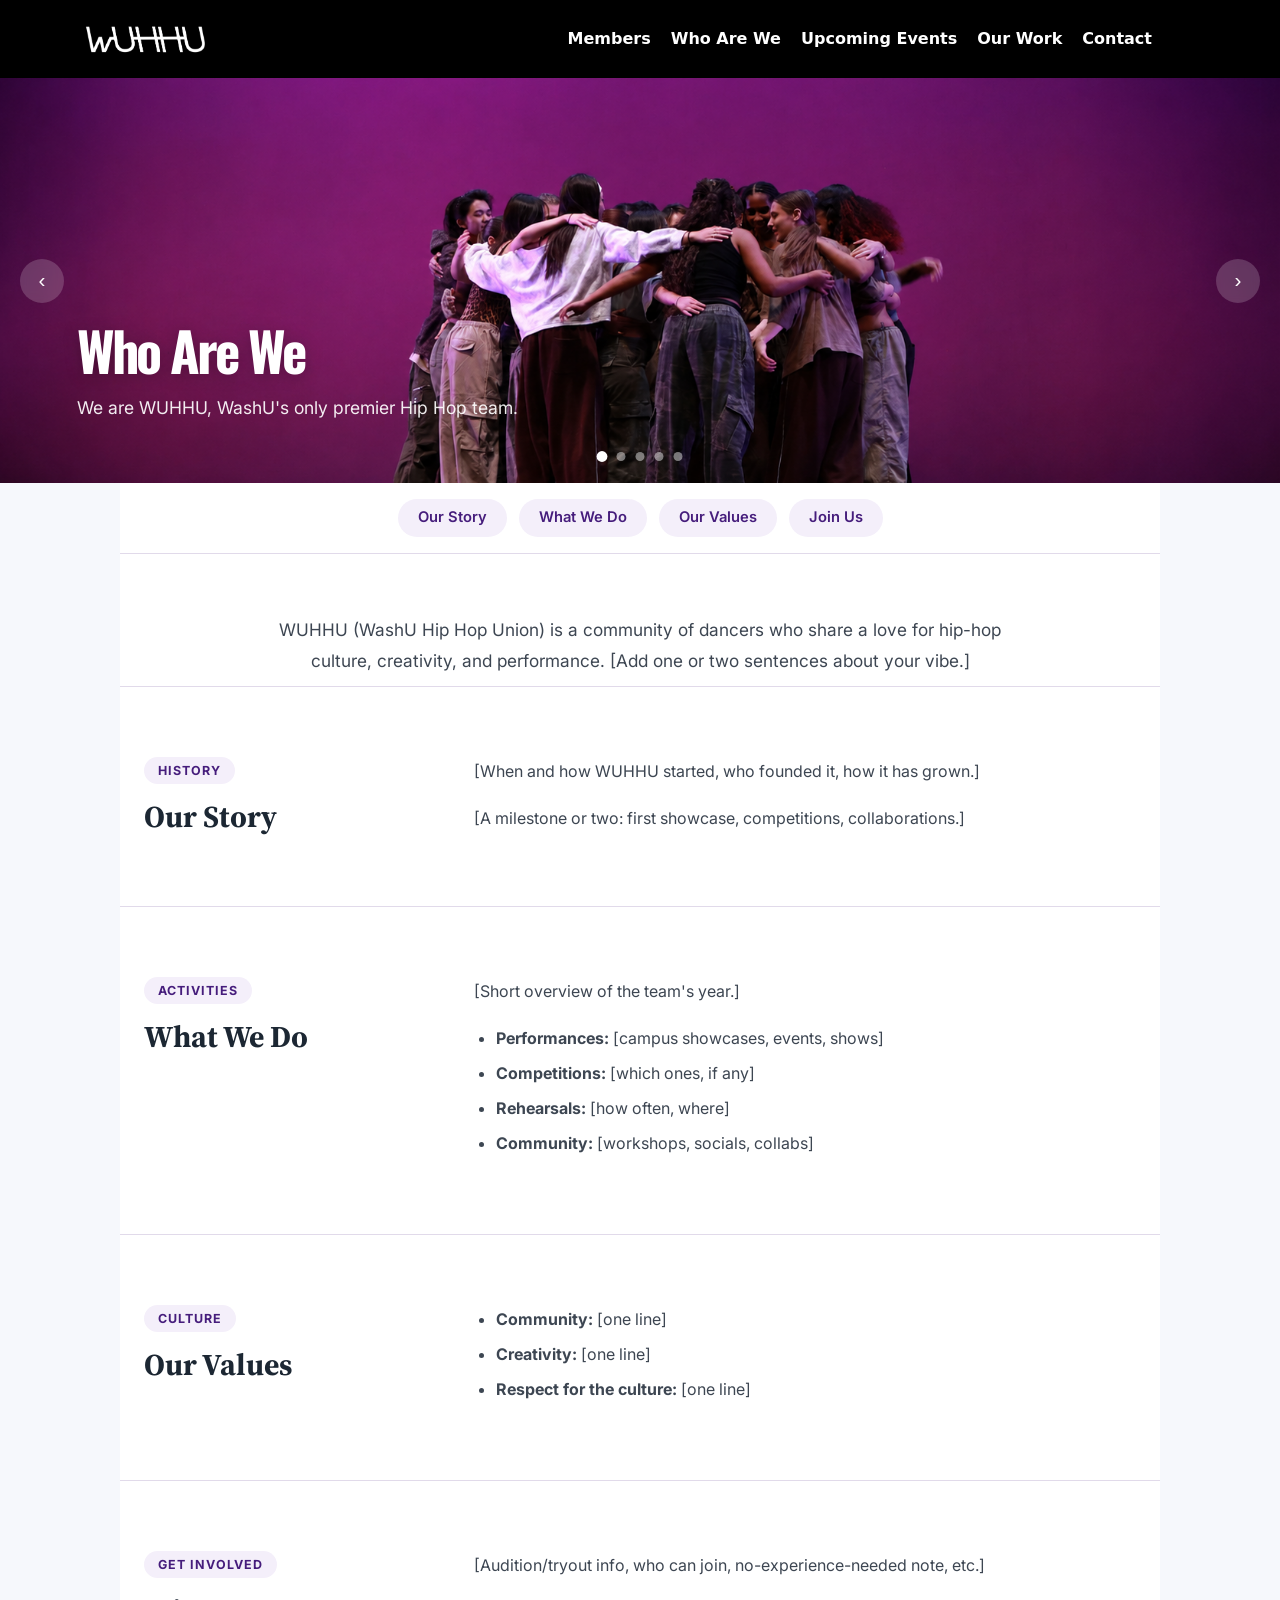
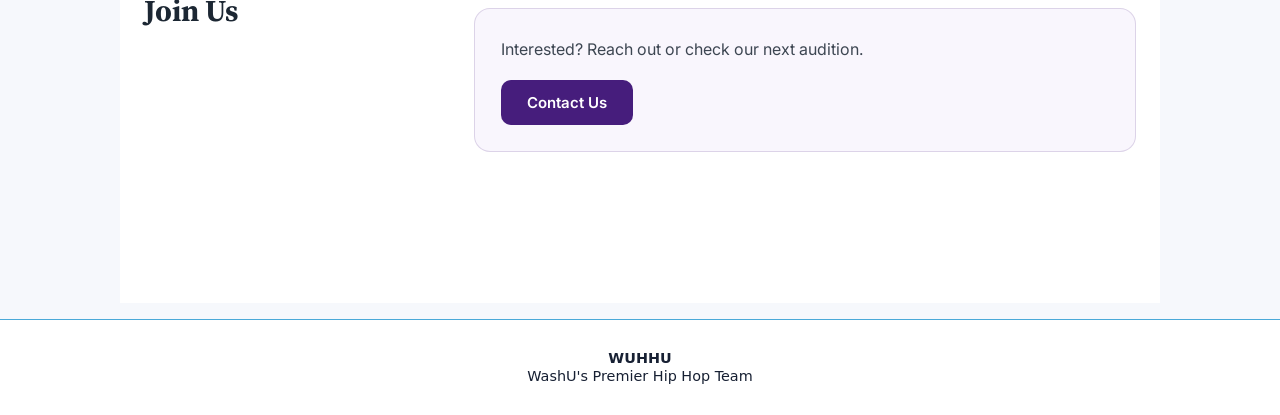
<file: wuhhu-site/whoarewe.html>
<!DOCTYPE html>
<html lang="en">
<head>
  <meta charset="UTF-8" />
  <meta name="viewport" content="width=device-width, initial-scale=1.0" />
  <title>Wuhhu | Hip-Hop Team</title>
  <link rel="preconnect" href="https://fonts.googleapis.com">
  <link rel="preconnect" href="https://fonts.gstatic.com" crossorigin>
  <link href="https://fonts.googleapis.com/css2?family=Source+Serif+4:opsz,wght@8..60,400;8..60,600;8..60,700&family=Inter:wght@400;500;600;700&family=Montserrat:wght@600;700;800;900&display=swap" rel="stylesheet">
  <link rel="stylesheet" href="style.css" />
<body>
  <header class="site-header">
    <a class="brand" href="index.html">
      <img src="headers.png" alt="WUHHU home">
    </a>
    <nav aria-label="Main navigation">
      <a href="members.html">Members</a>
      <a href="whoarewe.html" class="active">Who Are We</a>
         <a href="upcomingevents.html">Upcoming Events</a>
      <a href="ourwork.html">Our Work</a>
      <a href="contact.html">Contact</a>
    </nav>
  </header>
   <style>
    :root {
      --ink: #1c2733;
      --purple: #461D7C;
      --purple-dark: #33165c;
      --line: rgba(70, 29, 124, 0.16);
    }

    * { box-sizing: border-box; }

    .join-page {
      font-family: 'Inter', system-ui, sans-serif;
      color: var(--ink);
      background: #ffffff;
    }

    /* ---------- HERO ---------- */
   .jn-hero {
  position: relative;
  min-height: 45vh;
  display: flex;
  align-items: center;
  justify-content: center;
  overflow: hidden;
  width: 100vw;
  margin-left: calc(-50vw + 50%);
  margin-right: calc(-50vw + 50%);
  margin-top: calc(-1 * clamp(3rem, 9vh, 6rem));  /* ← add this line */
}

    .jn-hero img {
      position: absolute;
      inset: 0;
      width: 100%;
      height: 100%;
      object-fit: cover;
      z-index: 0;
      opacity: 0;
      transition: opacity 1.2s ease;
    }

    .jn-hero img.jn-slide-active {
      opacity: 1;
    }

    .jn-hero {
  position: relative;
  min-height: 45vh;
  /* you can drop align-items/justify-content now, since 
     the content will be positioned absolutely instead */
  overflow: hidden;
  width: 100vw;
  margin-left: calc(-50vw + 50%);
  margin-right: calc(-50vw + 50%);
  margin-top: calc(-1 * clamp(3rem, 9vh, 6rem));
}

.jn-hero-content {
  position: absolute;
  left: 0;
  bottom: 0;
  z-index: 2;
  padding: 60px clamp(24px, 6vw, 90px);
  max-width: 900px;
  margin: 0;   /* was margin: 0 auto — auto-centering fights left-alignment now */
}

    .jn-hero-content h1 {
      font-family: "Oswald", sans-serif;
      font-weight: 700;
      color: #ffffff;
      font-size: clamp(34px, 5vw, 54px);
      margin: 0 0 16px;
      text-shadow: 0 2px 16px rgba(0,0,0,0.25);
    }

    .jn-hero-content p {
      color: rgba(255,255,255,0.92);
      font-size: 1.1rem;
      line-height: 1.7;
      margin: 0;
      max-width: 700px;
    }

    /* ---------- SLIDESHOW CONTROLS ---------- */
    .jn-slide-arrow {
      position: absolute;
      top: 50%;
      transform: translateY(-50%);
      z-index: 3;
      background: rgba(255,255,255,0.18);
      border: none;
      color: #ffffff;
      width: 44px;
      height: 44px;
      border-radius: 50%;
      font-size: 1.3rem;
      line-height: 1;
      cursor: pointer;
      display: flex;
      align-items: center;
      justify-content: center;
      backdrop-filter: blur(4px);
      transition: background 0.2s ease;
    }

    .jn-slide-arrow:hover,
    .jn-slide-arrow:focus-visible {
      background: rgba(255,255,255,0.32);
    }

    .jn-slide-arrow.jn-prev { left: 20px; }
    .jn-slide-arrow.jn-next { right: 20px; }

    .jn-slide-dots {
      position: absolute;
      bottom: 22px;
      left: 50%;
      transform: translateX(-50%);
      z-index: 3;
      display: flex;
      gap: 10px;
    }

    .jn-slide-dot {
      width: 9px;
      height: 9px;
      border-radius: 50%;
      background: rgba(255,255,255,0.45);
      border: none;
      padding: 0;
      cursor: pointer;
      transition: background 0.2s ease, transform 0.2s ease;
    }

    .jn-slide-dot.jn-slide-dot-active {
      background: #ffffff;
      transform: scale(1.2);
    }

    @media (max-width: 640px) {
      .jn-slide-arrow { width: 38px; height: 38px; font-size: 1.1rem; }
      .jn-slide-arrow.jn-prev { left: 10px; }
      .jn-slide-arrow.jn-next { right: 10px; }
    }

    /* ---------- ROLE NAV ---------- */
    .jn-role-nav {
      position: sticky;
      top: var(--header-height, 72px);
      z-index: 999;
      background: #ffffff;
      border-bottom: 1px solid var(--line);
      display: flex;
      justify-content: center;
      gap: 12px;
      flex-wrap: wrap;
      padding: 16px 20px;
    }

    .jn-role-nav a {
      text-decoration: none;
      color: var(--purple);
      background: #f4effa;
      padding: 9px 20px;
      border-radius: 999px;
      font-weight: 600;
      font-size: 0.92rem;
      transition: 0.2s ease;
    }

    .jn-role-nav a:hover,
    .jn-role-nav a:focus-visible {
      background: var(--purple);
      color: #fff;
    }

    /* ---------- INTRO STRIP ---------- */
    .jn-intro {
      max-width: 780px;
      margin: 60px auto 10px;
      padding: 0 24px;
      text-align: center;
    }

    .jn-intro p {
      font-size: 1.08rem;
      line-height: 1.8;
      color: #3d4652;
      margin: 0 0 18px;
    }

    .jn-intro p:last-child {
      margin-bottom: 0;
    }

    /* ---------- ROLE SECTIONS ---------- */
    .jn-role {
      scroll-margin-top: 100px;
      max-width: 1100px;
      margin: 0 auto;
      padding: 70px 24px;
      display: grid;
      grid-template-columns: 280px 1fr;
      gap: 50px;
      border-top: 1px solid var(--line);
    }

    .jn-role:first-of-type {
      border-top: none;
      padding-top: 50px;
    }

    .jn-role-label {
      position: sticky;
      top: calc(var(--header-height, 72px) + 90px);
      align-self: start;
    }

    .jn-role-tag {
      display: inline-block;
      font-size: 0.78rem;
      font-weight: 700;
      letter-spacing: 0.08em;
      text-transform: uppercase;
      color: var(--purple);
      background: #f4effa;
      padding: 6px 14px;
      border-radius: 999px;
      margin-bottom: 14px;
    }

    .jn-role-label h2 {
      font-family: 'Source Serif 4', Georgia, serif;
      font-weight: 700;
      font-size: 1.9rem;
      color: var(--ink);
      margin: 0;
      line-height: 1.25;
    }

    .jn-role-body p {
      font-size: 1rem;
      line-height: 1.8;
      color: #3d4652;
      margin: 0 0 18px;
    }

    .jn-role-body ul {
      margin: 0 0 18px;
      padding-left: 22px;
    }

    .jn-role-body li {
      line-height: 1.75;
      color: #3d4652;
      margin-bottom: 7px;
    }

    .jn-role-body p:last-child,
    .jn-role-body ul:last-child {
      margin-bottom: 0;
    }

    @media (max-width: 800px) {
      .jn-role {
        grid-template-columns: 1fr;
        gap: 20px;
        padding: 50px 22px;
      }
      .jn-role-label {
        position: static;
      }
    }

    /* ---------- FORM CTA ---------- */
    .jn-form-cta {
      margin-top: 28px;
      padding: 26px;
      background: #f9f6fd;
      border: 1px solid var(--line);
      border-radius: 16px;
    }

    .jn-form-cta p {
      margin: 0 0 16px;
    }

    .jn-form-button {
      display: inline-block;
      padding: 13px 26px;
      background-color: var(--purple);
      color: white;
      text-decoration: none;
      border-radius: 10px;
      font-size: 15px;
      font-weight: 600;
      transition: all 0.25s ease;
    }

    .jn-form-button:hover,
    .jn-form-button:focus-visible {
      transform: translateY(-2px);
      box-shadow: 0 8px 20px rgba(70, 29, 124, 0.28);
      background-color: var(--purple-dark);
    }

    a:focus-visible,
    button:focus-visible {
      outline: 3px solid var(--purple);
      outline-offset: 2px;
    }

    @media (max-width: 640px) {
      .jn-hero { min-height: 34vh; }
    }
  </style>
</head>
<body>

  <main class="join-page">

    <section class="jn-hero" id="jnHero">
      <div class="jn-hero-content">
        <h1>Who Are We</h1>
        <p>
         We are WUHHU, WashU's only premier Hip Hop team. 
        </p>
      </div>
    </section>
    <!-- Section nav -->
<nav class="jn-role-nav" aria-label="About sections">
  <a href="#story">Our Story</a>
  <a href="#what-we-do">What We Do</a>
  <a href="#values">Our Values</a>
  <a href="#join">Join Us</a>
</nav>

<!-- Intro -->
<div class="jn-intro">
  <p>
    WUHHU (WashU Hip Hop Union) is a community of dancers who share a love for hip-hop culture, 
    creativity, and performance. [Add one or two sentences about your vibe.]
  </p>
</div>

<!-- Our Story -->
<section class="jn-role" id="story">
  <div class="jn-role-label">
    <span class="jn-role-tag">History</span>
    <h2>Our Story</h2>
  </div>
  <div class="jn-role-body">
    <p>[When and how WUHHU started, who founded it, how it has grown.]</p>
    <p>[A milestone or two: first showcase, competitions, collaborations.]</p>
  </div>
</section>

<!-- What We Do -->
<section class="jn-role" id="what-we-do">
  <div class="jn-role-label">
    <span class="jn-role-tag">Activities</span>
    <h2>What We Do</h2>
  </div>
  <div class="jn-role-body">
    <p>[Short overview of the team's year.]</p>
    <ul>
      <li><strong>Performances:</strong> [campus showcases, events, shows]</li>
      <li><strong>Competitions:</strong> [which ones, if any]</li>
      <li><strong>Rehearsals:</strong> [how often, where]</li>
      <li><strong>Community:</strong> [workshops, socials, collabs]</li>
    </ul>
  </div>
</section>

<!-- Values -->
<section class="jn-role" id="values">
  <div class="jn-role-label">
    <span class="jn-role-tag">Culture</span>
    <h2>Our Values</h2>
  </div>
  <div class="jn-role-body">
    <ul>
      <li><strong>Community:</strong> [one line]</li>
      <li><strong>Creativity:</strong> [one line]</li>
      <li><strong>Respect for the culture:</strong> [one line]</li>
    </ul>
  </div>
</section>

<!-- Join CTA -->
<section class="jn-role" id="join">
  <div class="jn-role-label">
    <span class="jn-role-tag">Get Involved</span>
    <h2>Join Us</h2>
  </div>
  <div class="jn-role-body">
    <p>[Audition/tryout info, who can join, no-experience-needed note, etc.]</p>
    <div class="jn-form-cta">
      <p>Interested? Reach out or check our next audition.</p>
      <a class="jn-form-button" href="contact.html">Contact Us</a>
    </div>
  </div>
</section>
  </main>

  <script>
    document.addEventListener("DOMContentLoaded", function () {
      const toggle = document.querySelector(".nav-toggle");
      const nav = document.querySelector(".site-nav");
      if (toggle && nav) {
        toggle.addEventListener("click", function () {
          nav.classList.toggle("show");
        });
      }
    });
  </script>

  <script>
    /* =====================================================
       HERO SLIDESHOW
       Add or remove filenames here as you add photos to the
       GitHub repo. They must live in the same folder as this
       page (same place "group.jpg" currently lives).
    ===================================================== */
    const heroSlides = [
      "love.png",
      "soph.png",
      "group.png",
      "senior.png",
      "black.JPG"
    ];

    const heroSlideDuration = 5000; // ms each image stays on screen

    function initHeroSlideshow() {
      const hero = document.getElementById("jnHero");
      if (!hero || heroSlides.length === 0) return;

      /* Per-image crop position ("center X%") — tweak individually as needed */
      const heroSlidePositions = {
        "love.png": "center 50%",
        "soph.png": "center 65%",
        "group.png": "center 45%",
        "senior.png": "center 45%",
        "black.JPG": "center 60%"
      };

      heroSlides.forEach((src, i) => {
        const img = document.createElement("img");
        img.src = src;
        img.alt = "Zhang Lab Group";
        img.style.objectPosition = heroSlidePositions[src] || "center 50%";
        if (i === 0) img.classList.add("jn-slide-active");
        hero.prepend(img);
      });

      if (heroSlides.length < 2) return;

      const slideEls = Array.from(hero.querySelectorAll("img"));
      let current = 0;
      let timer;

      function goTo(index) {
        slideEls[current].classList.remove("jn-slide-active");
        current = (index + slideEls.length) % slideEls.length;
        slideEls[current].classList.add("jn-slide-active");

        const dots = hero.querySelectorAll(".jn-slide-dot");
        dots.forEach((dot, i) => {
          dot.classList.toggle("jn-slide-dot-active", i === current);
        });
      }

      function startAutoplay() {
        timer = setInterval(() => goTo(current + 1), heroSlideDuration);
      }

      function restartAutoplay() {
        clearInterval(timer);
        startAutoplay();
      }

      // Prev / next arrow buttons
      const prevBtn = document.createElement("button");
      prevBtn.className = "jn-slide-arrow jn-prev";
      prevBtn.setAttribute("aria-label", "Previous photo");
      prevBtn.innerHTML = "&#8249;";
      prevBtn.addEventListener("click", () => {
        goTo(current - 1);
        restartAutoplay();
      });

      const nextBtn = document.createElement("button");
      nextBtn.className = "jn-slide-arrow jn-next";
      nextBtn.setAttribute("aria-label", "Next photo");
      nextBtn.innerHTML = "&#8250;";
      nextBtn.addEventListener("click", () => {
        goTo(current + 1);
        restartAutoplay();
      });

      hero.appendChild(prevBtn);
      hero.appendChild(nextBtn);

      // Dot indicators
      const dotsWrap = document.createElement("div");
      dotsWrap.className = "jn-slide-dots";
      slideEls.forEach((_, i) => {
        const dot = document.createElement("button");
        dot.className = "jn-slide-dot" + (i === 0 ? " jn-slide-dot-active" : "");
        dot.setAttribute("aria-label", "Go to photo " + (i + 1));
        dot.addEventListener("click", () => {
          goTo(i);
          restartAutoplay();
        });
        dotsWrap.appendChild(dot);
      });
      hero.appendChild(dotsWrap);

      startAutoplay();
    }

    document.addEventListener("DOMContentLoaded", initHeroSlideshow);
  </script>

  <script>
    function setHeaderHeightVar() {
      const header = document.querySelector(".site-header");
      if (header) {
        document.documentElement.style.setProperty(
          "--header-height",
          header.getBoundingClientRect().height + "px"
        );
      }
    }
    setHeaderHeightVar();
    window.addEventListener("resize", setHeaderHeightVar);
    window.addEventListener("load", setHeaderHeightVar);
  </script>
  <footer class="site-footer">
  <div class="footer-wrap">
    <strong>WUHHU</strong>
    <span>WashU's Premier Hip Hop Team</span>
  </div>
</footer>
</body>
</html>
</file>
<file: wuhhu-site/style.css>
@import url("https://fonts.googleapis.com/css2?family=Montserrat:wght@900&family=Oswald:wght@600;700&display=swap");:root {
  --header-blue: #000;
  --ink: #172033;
  --muted: #536078;
  --paper: #f6f8fc;
  --accent: #183c52;
}

* {
  box-sizing: border-box;
}

body {
  min-height: 100vh;
  margin: 0;
  display: flex;
  flex-direction: column;
  color: var(--ink);
  background: var(--paper);
  font-family: system-ui, sans-serif;
}
.site-header {
  min-height: 78px;
  padding: 0 clamp(1.25rem, 6vw, 5rem);
  padding-right: clamp(3rem, 10vw, 9rem);
  display: flex;
  align-items: center;
  justify-content: space-between;
  gap: 1.5rem;
  color: white;
  background: var(--header-blue);
}

.brand {
  color: inherit;
  font-size: 1.35rem;
  font-weight: 900;
  letter-spacing: .12em;
  text-decoration: none;
}
.brand img {
  height: 50px;
  width: auto;
  display: block;
}

nav {
  display: flex;
  flex-wrap: wrap;
  gap: 1.25rem;
}

nav a {
  padding: .45rem 0;
  border-bottom: 2px solid transparent;
  color: inherit;
  font-weight: 700;
  text-decoration: none;
}

nav a:hover,
nav a[aria-current="page"] {
  border-color: currentColor;
}

main {
  width: min(100% - 2.5rem, 1040px);
  margin: 0 auto;
  flex: 1;
  padding: clamp(3rem, 9vh, 6rem) 0;
}

.hero {
  padding-block: clamp(5rem, 16vh, 10rem);
}

.eyebrow {
  color: var(--accent);
  font-size: .8rem;
  font-weight: 800;
  letter-spacing: .16em;
  text-transform: uppercase;
}

h1 {
  max-width: 14ch;
  margin: 0;
  font-size: clamp(2.7rem, 8vw, 5.6rem);
  line-height: .98;
  letter-spacing: -.055em;
}

.intro {
  max-width: 56ch;
  color: var(--muted);
  font-size: 1.2rem;
  line-height: 1.7;
}

.button {
  display: inline-block;
  margin-top: 1rem;
  padding: .85rem 1.2rem;
  border-radius: 999px;
  color: white;
  background: var(--accent);
  font-weight: 750;
  text-decoration: none;
}

.cards {
  display: grid;
  grid-template-columns: repeat(3, minmax(0, 1fr));
  gap: 1.25rem;
  margin-top: 2.5rem;
}

.card {
  padding: 1rem;
  border-radius: 18px;
  background: white;
}

.photo-placeholder {
  min-height: 180px;
  display: grid;
  place-items: center;
  border-radius: 12px;
  color: var(--accent);
  background: #d7edf8;
}

footer {
  padding: 1.5rem;
  color: #637089;
  text-align: center;
}

@media (max-width: 650px) {
  .site-header {
    padding-block: 1rem;
    align-items: flex-start;
    flex-direction: column;
  }

  .cards {
    grid-template-columns: 1fr;
  }
}
.team-hero {
  position: relative;
  width: 100%;
  min-height: calc(100vh - 78px);
  margin: 0;
  padding: 0;
  display: grid;
  place-items: center;
  overflow: hidden;
  background: #16051c;
}

.team-photo {
  position: absolute;
  inset: 0;
  width: 100%;
  height: 100%;
  object-fit: cover;
  object-position: center 35%;
}

.team-hero::after {
  content: "";
  position: absolute;
  inset: 0;
  z-index: 1;
  background: rgba(0, 0, 0, 0.4);
}
.team-title {
  position: relative;
  z-index: 2;
  width: 100%;
  padding: 2rem;
  color: white;
  text-align: center;
  top: -8vh;
}

.team-title h1 {
  width: 100%;
  max-width: none;
  margin: 0 auto;
  color: white;
  font-family: "Montserrat", sans-serif;
  font-size: clamp(2.5rem, 8vw, 7rem);
  font-weight: 900;
  line-height: 0.9;
  letter-spacing: -0.05em;
  text-align: center;
}

.team-title p {
  margin: 1.25rem 0 0;
  color: white;
  font-family: "Oswald", sans-serif;
  font-size: clamp(1rem, 2.5vw, 2rem);
  font-weight: 700;
  text-transform: uppercase;
}

.members-page { width: min(100% - 2.5rem, 1180px); }
.members-page > h1 { margin-bottom: 3rem; }
.class-section { margin: 0 0 3.5rem; }
.class-section h2 { margin: 0 0 1.25rem; padding-bottom: .65rem; border-bottom: 2px solid #25658a; color: #25658a; font-family: "Oswald", sans-serif;font-size: 1.9rem; font-weight: 700; letter-spacing: -.025em; line-height: 1.2; }
.class-section h2 span {
  margin-left: 0.5rem;
  color: var(--accent);
  font-family: "Lato", sans-serif;
  font-size: 1rem;
  font-weight: 800;
  letter-spacing: 0.16em;
  text-transform: uppercase;
}
.member-grid { display: grid; grid-template-columns: repeat(3, minmax(0, 1fr)); gap: 1rem; }
.member-card { overflow: hidden; border-radius: 16px; background: var(--white); box-shadow: 0 10px 28px rgba(23, 32, 51, .08); }
.member-photo {
  display: block;
  width: 100%;
  aspect-ratio: 4 / 5;
  margin: 0;
  object-fit: cover;
  background: #d7edf8;
}
.member-card h3 {
  font-family: "Nunito", sans-serif;
  font-weight: 700;
  text-align: center;
  text-transform: none;
}
.our-work-page { width: min(100% - 2.5rem, 1440px); margin: 0 auto; padding: clamp(3rem, 9vh, 6rem) 0; }
.showcase-section { margin-top: 3rem; }
.showcase-section h2 { margin: 0 0 1rem; color: #25658a; font-family: "Oswald", sans-serif; font-size: clamp(1.5rem, 3vw, 2rem); }
.video-placeholder { width: 100%; aspect-ratio: 16 / 9; display: grid; place-items: center; border-radius: 16px; color: #fff; background: #171717; font-family: "Nunito", sans-serif; }
.video-grid {
  display: grid;
  grid-template-columns: repeat(3, minmax(0, 1fr));
  gap: 1rem;
}
.youtube-frame { display: block; width: 100%; aspect-ratio: 16 / 9; border: 0; border-radius: 16px; }
.card h2 { margin: 1rem 0 .4rem; font-size: 1.25rem; }

.card p, .story > p:not(.eyebrow):not(.intro) { color: var(--muted); line-height: 1.75; }

.story { max-width: 760px; }

.story > p:not(.eyebrow) { max-width: 62ch; }

.contact-links { display: flex; align-items: center; flex-wrap: wrap; gap: 1.25rem; }

.text-link { color: var(--accent); font-weight: 750; }

footer { padding: 1.5rem; color: #637089; text-align: center; font-size: .9rem; }

a:focus-visible { outline: 3px solid #152dff; outline-offset: 4px; }
.class-section h2 {
  font-size: 3rem;
}

@media (max-width: 650px) {
  .site-header { min-height: 0; padding: 1rem 1.25rem; align-items: flex-start; flex-direction: column; gap: .7rem; }
  nav { gap: 1.2rem; }
  .cards { grid-template-columns: 1fr; }
  .member-grid { grid-template-columns: repeat(2, minmax(0, 1fr)); gap: .7rem; }
  .member-card h3 { padding: .75rem; font-size: .9rem; }
  .photo-placeholder { min-height: 230px; }
}
.site-footer {
  width: 100%;
  margin-top: 1rem;
  border-top: 1px solid #4aa9d8;
  background: #fff;
  color: #172033;
}

.footer-wrap {
  padding: 0.4rem 1rem;
  display: flex;
  flex-direction: column;
  align-items: center;
  gap: 0.15rem;
  text-align: center;
}


/* ---------- FIGURE SECTIONS ---------- */
.figure-section {
  width: min(100% - 2.5rem, 1040px);
  margin: 0 auto;
  padding: clamp(2.5rem, 7vh, 4.5rem) 0;
}

.figure-grid {
  display: grid;
  grid-template-columns: 1.1fr 1fr;
  gap: clamp(1.5rem, 5vw, 3.5rem);
  align-items: center;
}

.figure-reverse .figure-grid {
  grid-template-columns: 1fr 1.1fr;
}

.figure-reverse .figure-img-wrap {
  order: 2;
}

.figure-img-wrap img {
  display: block;
  width: 100%;
  border-radius: 4px;
}

.figure-tag {
  display: inline-block;
  margin-bottom: 0.75rem;
  color: var(--accent);
  font-size: 0.8rem;
  font-weight: 800;
  letter-spacing: 0.1em;
}

.figure-caption {
  color: var(--muted);
  font-size: 1.05rem;
  line-height: 1.75;
}

@media (max-width: 750px) {
  .figure-grid,
  .figure-reverse .figure-grid {
    grid-template-columns: 1fr;
  }
  .figure-reverse .figure-img-wrap {
    order: 0;
  }
}

/* ---------- DIVIDER + SPLIT SECTION ---------- */
.full-divider {
  width: 100%;
  height: 1px;
  margin: 1rem 0;
  background: rgba(23, 32, 51, 0.1);
}

.section-alt {
  width: 100%;
  background: var(--paper);
}

.section-alt .container.split {
  width: min(100% - 2.5rem, 1040px);
  margin: 0 auto;
  padding: clamp(3rem, 8vh, 5rem) 0;
  display: grid;
  grid-template-columns: 1fr 1fr;
  gap: clamp(2rem, 6vw, 4rem);
}

.section-alt h2 {
  margin: 0 0 1rem;
  font-family: "Oswald", sans-serif;
  font-size: clamp(1.5rem, 3vw, 2rem);
  color: var(--ink);
}

.section-alt p {
  color: var(--muted);
  line-height: 1.75;
}

@media (max-width: 700px) {
  .section-alt .container.split {
    grid-template-columns: 1fr;
  }
  .member-photo-large {
  transform: scale(1.3);
  transform-origin: center;
}
.photo-zoom {
  overflow: hidden;
  border-radius: inherit;
}

.photo-zoom .member-photo {
  transform: scale(1.4);
  transform-origin: center top; /* change to "center" to zoom on the middle */
}
Style · CSS
/* WUHHU site stylesheet
   Look: wheatpaste street poster. Concrete wall, thick ink outlines,
   hard offset shadows, one strip of yellow tape per page. */
 
@import url("https://fonts.googleapis.com/css2?family=Anton&family=Work+Sans:wght@400;500;700&display=swap");
 
:root {
  --concrete: #d8dadb;
  --chalk: #f6f6f3;
  --ink: #1e2227;
  --brick: #b01e23;
  --tape: #f0cd2e;
 
  --display: "Anton", "Impact", "Arial Narrow Bold", sans-serif;
  --body: "Work Sans", system-ui, -apple-system, "Segoe UI", sans-serif;
 
  --edge: 3px solid var(--ink);
  --pop: 6px 6px 0 var(--ink);
}
 
*, *::before, *::after { box-sizing: border-box; }
 
html { scroll-behavior: smooth; }
 
body {
  margin: 0;
  min-height: 100vh;
  display: flex;
  flex-direction: column;
  font-family: var(--body);
  font-size: 1.0625rem;
  line-height: 1.6;
  color: var(--ink);
  background-color: var(--concrete);
  /* faint concrete speckle */
  background-image:
    radial-gradient(rgba(30, 34, 39, 0.07) 1px, transparent 1px),
    radial-gradient(rgba(255, 255, 255, 0.35) 1px, transparent 1px);
  background-size: 22px 22px, 37px 37px;
  background-position: 0 0, 11px 17px;
}
 
img { max-width: 100%; height: auto; }
 
a { color: var(--brick); text-underline-offset: 3px; }
a:hover { color: var(--ink); }
 
:focus-visible {
  outline: 3px solid var(--brick);
  outline-offset: 3px;
}
 
/* ---------- Header ---------- */
.site-header {
  display: flex;
  flex-wrap: wrap;
  align-items: center;
  justify-content: space-between;
  gap: 0.75rem 2rem;
  padding: 0.75rem clamp(1rem, 4vw, 3rem);
  background: var(--chalk);
  border-bottom: var(--edge);
}
 
.brand { display: inline-flex; align-items: center; }
.brand img { display: block; height: 46px; width: auto; }
 
.site-header nav {
  display: flex;
  flex-wrap: wrap;
  gap: 0.25rem 0.5rem;
}
 
.site-header nav a {
  font-family: var(--display);
  font-size: 1.1rem;
  letter-spacing: 0.04em;
  text-decoration: none;
  color: var(--ink);
  padding: 0.3rem 0.7rem;
  border: 3px solid transparent;
}
 
.site-header nav a:hover { border-color: var(--ink); color: var(--ink); }
 
.site-header nav a[aria-current="page"] {
  background: var(--brick);
  color: var(--chalk);
  border-color: var(--ink);
  box-shadow: 3px 3px 0 var(--ink);
}
 
/* ---------- Main ---------- */
main {
  flex: 1;
  width: 100%;
  max-width: 1040px;
  margin: 0 auto;
  padding: clamp(2rem, 6vw, 4.5rem) clamp(1rem, 4vw, 2rem);
}
 
/* The one memorable thing: a strip of tape over a poster-size headline */
.eyebrow {
  display: inline-block;
  margin: 0 0 1rem;
  padding: 0.3rem 1rem;
  background: var(--tape);
  border: 2px solid var(--ink);
  font-weight: 700;
  font-size: 0.95rem;
  transform: rotate(-2deg);
}
 
h1 {
  margin: 0 0 1rem;
  font-family: var(--display);
  font-weight: 400;
  font-size: clamp(3rem, 11vw, 7rem);
  line-height: 0.95;
  letter-spacing: 0.01em;
  text-transform: uppercase;
  text-wrap: balance;
}
 
h2 {
  margin: 0 0 0.5rem;
  font-family: var(--display);
  font-weight: 400;
  font-size: clamp(1.5rem, 3.5vw, 2rem);
  letter-spacing: 0.02em;
  text-transform: uppercase;
}
 
p { max-width: 62ch; }
 
.intro {
  font-size: 1.25rem;
  font-weight: 500;
  max-width: 48ch;
  margin-bottom: 1.5rem;
}
 
/* ---------- Buttons ---------- */
.button,
button.button {
  display: inline-block;
  padding: 0.75rem 1.5rem;
  font-family: var(--display);
  font-size: 1.15rem;
  letter-spacing: 0.04em;
  text-decoration: none;
  color: var(--chalk);
  background: var(--brick);
  border: var(--edge);
  box-shadow: 5px 5px 0 var(--ink);
  cursor: pointer;
  transition: transform 0.12s ease, box-shadow 0.12s ease;
}
 
.button:hover {
  color: var(--chalk);
  transform: translate(2px, 2px);
  box-shadow: 3px 3px 0 var(--ink);
}
 
.button:active {
  transform: translate(5px, 5px);
  box-shadow: 0 0 0 var(--ink);
}
 
/* ---------- One-box contact layout ---------- */
.contact-box {
  background: var(--chalk);
  border: var(--edge);
  box-shadow: var(--pop);
  padding: clamp(1.25rem, 4vw, 2rem);
  margin-top: 2rem;
}

.contact-email h2,
.contact-social h2 { margin-top: 0; }

.contact-email p,
.contact-social p { margin-top: 0; }

.contact-email a { font-size: 1.25rem; font-weight: 700; }

.contact-socials {
  display: grid;
  grid-template-columns: repeat(auto-fit, minmax(240px, 1fr));
  gap: 1.5rem;
  margin-top: 2rem;
  padding-top: 2rem;
  border-top: var(--edge);
}

.contact-social {
  background: var(--concrete);
  border: var(--edge);
  box-shadow: 4px 4px 0 var(--ink);
  padding: 1.1rem 1.1rem 1.4rem;
}

.contact-social a { font-weight: 700; }

.photo-link { display: block; margin: 0.75rem 0; }

.photo-link img {
  display: block;
  width: 100%;
  aspect-ratio: 4 / 3;
  object-fit: cover;
  border: var(--edge);
  transition: transform 0.12s ease;
}

.photo-link:hover img { transform: translate(2px, 2px); }

@media (prefers-reduced-motion: reduce) {
  .photo-link img { transition: none; }
}

/* IMAGES BELOW HERO */
.gallery {
  display: flex;
  flex-wrap: nowrap;
  gap: 2vw;
  padding: 100px 5%;
  background: var(--black);
}

.gallery img {
  flex: 1 1 0;
  min-width: 0;
  width: 100%;
  height: auto;
  display: block;
}

/* Scroll reveal (only hides images if JavaScript is running) */
.js .reveal {
  opacity: 0;
  transform: translateY(60px);
  transition: opacity .9s ease, transform .9s ease;
}

.js .reveal.visible {
  opacity: 1;
  transform: translateY(0);
}

.js .reveal:nth-child(2) { transition-delay: .2s; }
.js .reveal:nth-child(3) { transition-delay: .4s; }

@media (prefers-reduced-motion: reduce) {
  .js .reveal {
    opacity: 1;
    transform: none;
    transition: none;
  }
}
</file>
